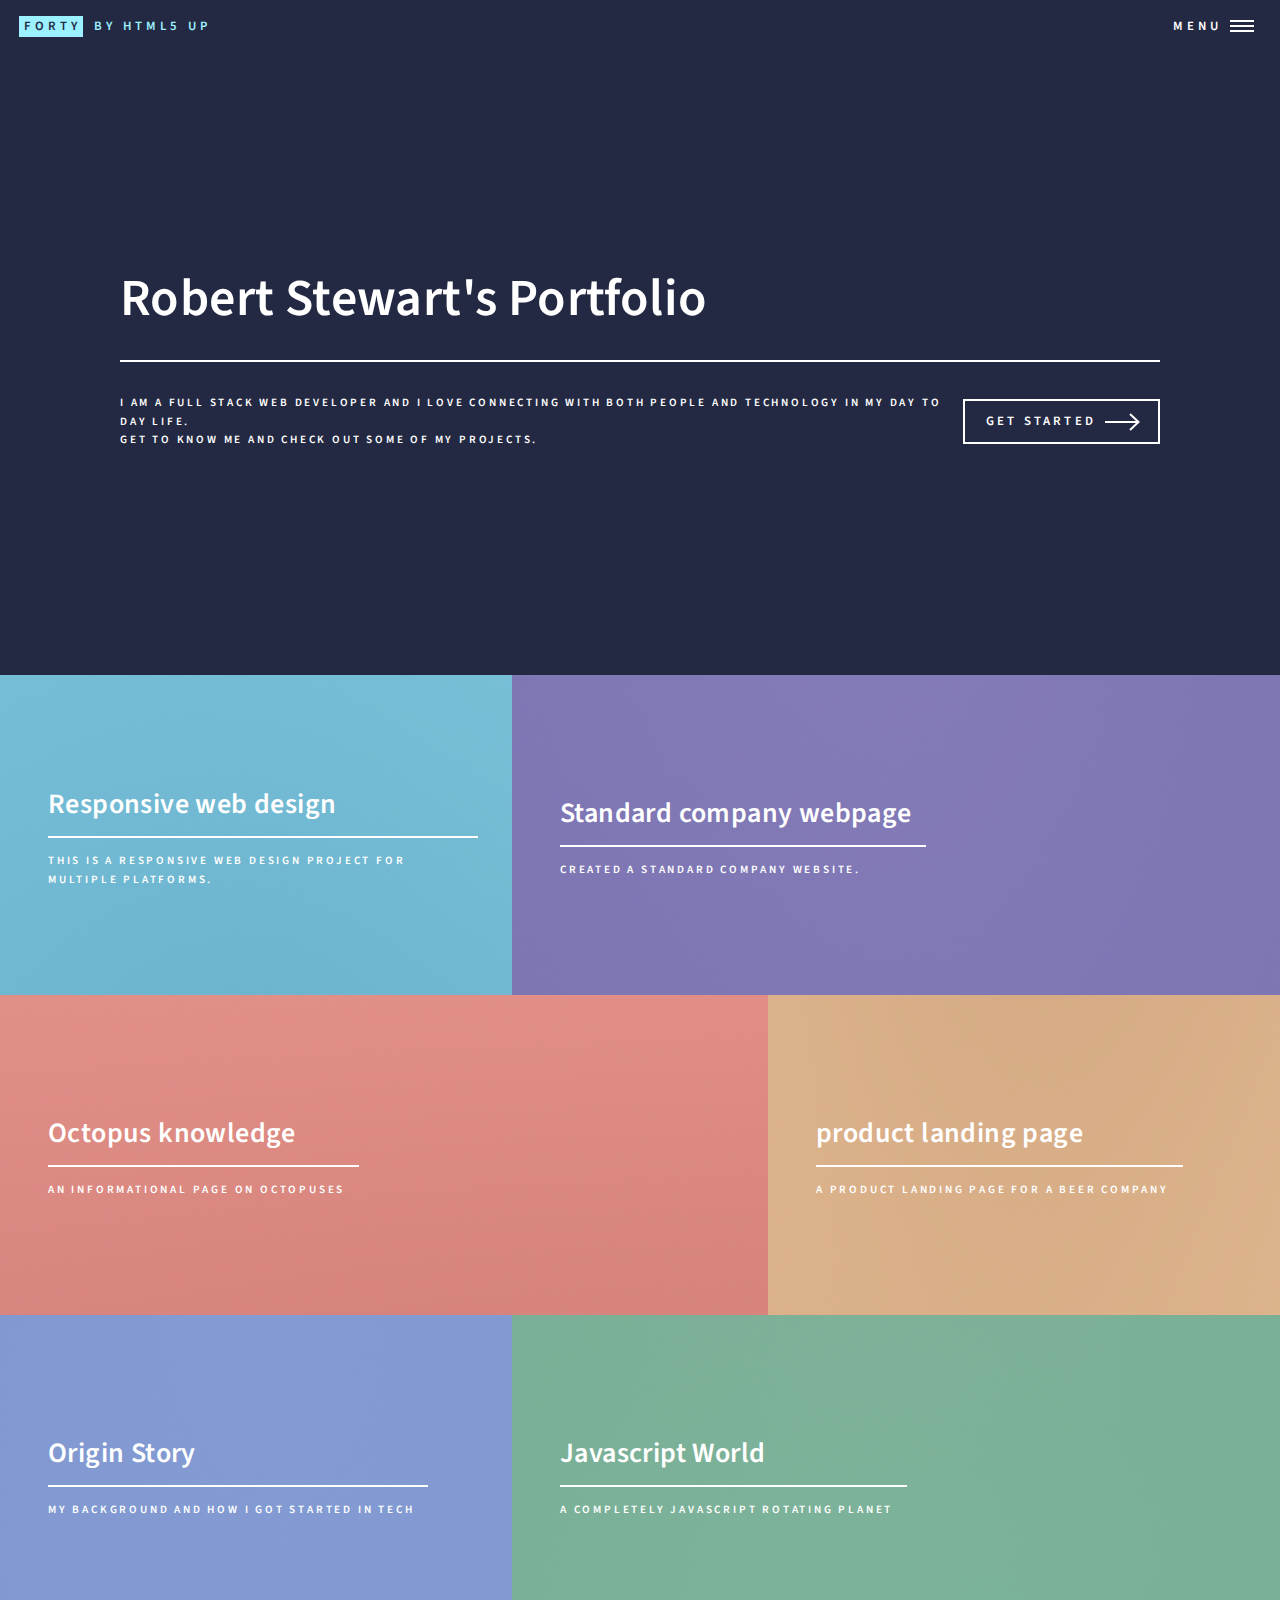
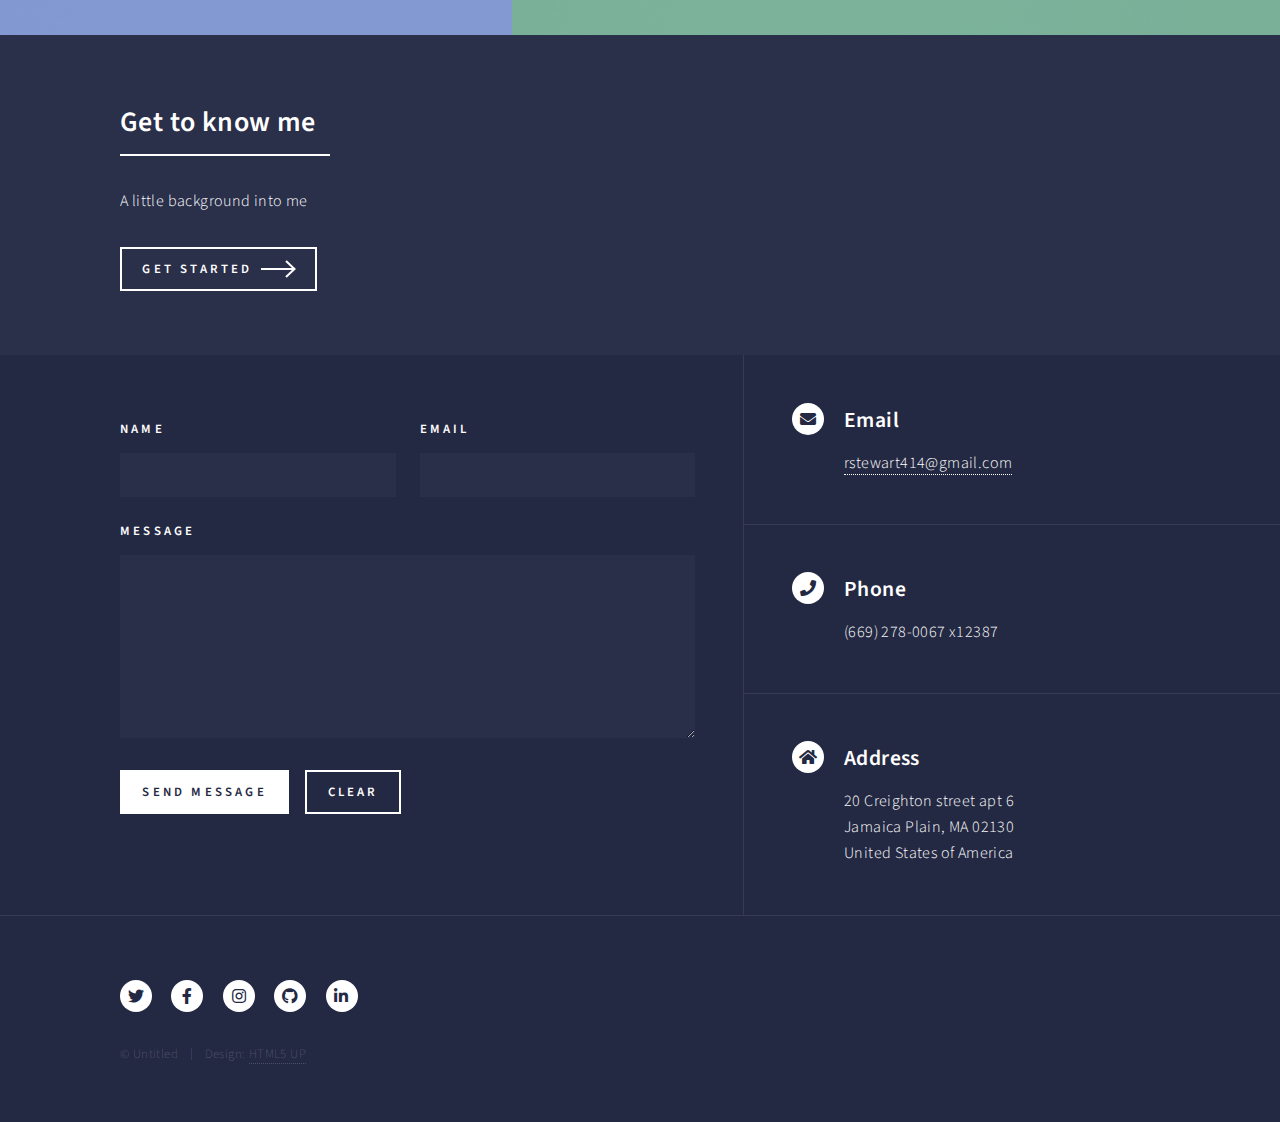
<file: index.html>
<!DOCTYPE HTML>
<!--
	Forty by HTML5 UP
	html5up.net | @ajlkn
	Free for personal and commercial use under the CCA 3.0 license (html5up.net/license)
-->
<html>
	<head>
		<title>Forty by HTML5 UP</title>
		<meta charset="utf-8" />
		<meta name="viewport" content="width=device-width, initial-scale=1, user-scalable=no" />
		<link rel="stylesheet" href="assets/css/main.css" />
		<noscript><link rel="stylesheet" href="assets/css/noscript.css" /></noscript>
	</head>
	<body class="is-preload">

		<!-- Wrapper -->
			<div id="wrapper">

				<!-- Header -->
					<header id="header" class="alt">
						<a href="index.html" class="logo"><strong>Forty</strong> <span>by HTML5 UP</span></a>
						<nav>
							<a href="#menu">Menu</a>
						</nav>
					</header>

				<!-- Menu -->
					<nav id="menu">
						<ul class="links">
							<li><a href="index.html">Home</a></li>
							<li><a href="landing.html">Landing</a></li>
							<li><a href="generic.html">Generic</a></li>
							<li><a href="elements.html">Elements</a></li>
						</ul>
						<ul class="actions stacked">
							<li><a href="#" class="button primary fit">Get Started</a></li>
							<li><a href="#" class="button fit">Log In</a></li>
						</ul>
					</nav>

				<!-- Banner -->
					<section id="banner" class="major">
						<div class="inner">
							<header class="major">
								<h1>Robert Stewart's Portfolio</h1>
							</header>
							<div class="content">
								<p>I am a full stack web developer and I love connecting with both people and Technology in my day to day life.<br />
								Get to know me and check out some of my projects.</p>
								<ul class="actions">
									<li><a href="#one" class="button next scrolly">Get Started</a></li>
								</ul>
							</div>
						</div>
					</section>

				<!-- Main -->
					<div id="main">

						<!-- One -->
							<section id="one" class="tiles">
								<article>
									<span class="image">
										<img src="images/pic01.jpg" alt="" />
									</span>
									<header class="major">
										<h3><a href="https://github.com/RobStew87/responsive-web-design-I" class="link">Responsive web design</a></h3>
										<p>This is a responsive web design project for multiple platforms. </p>
									</header>
								</article>
								<article>
									<span class="image">
										<img src="images/pic02.jpg" alt="" />
									</span>
									<header class="major">
										<h3><a href="https://codepen.io/robstew87/pen/eqVBdq" class="link">Standard company webpage</a></h3>
										<p>Created a standard company website.</p>
									</header>
								</article>
								<article>
									<span class="image">
										<img src="images/pic03.jpg" alt="" />
									</span>
									<header class="major">
										<h3><a href="https://codepen.io/robstew87/pen/zVEWmP" class="link">Octopus knowledge</a></h3>
										<p>An informational page on Octopuses</p>
									</header>
								</article>
								<article>
									<span class="image">
										<img src="images/pic04.jpg" alt="" />
									</span>
									<header class="major">
										<h3><a href="https://codepen.io/robstew87/pen/OerQXb" class="link"></a>product landing page</h3>
										<p>A product landing page for a beer company</p>
									</header>
								</article>
								<article>
									<span class="image">
										<img src="images/pic05.jpg" alt="" />
									</span>
									<header class="major">
										<h3><a href="landing.html" class="link">Origin Story</a></h3>
										<p>My background and how I got started in Tech</p>
									</header>
								</article>
								<article>
									<span class="image">
										<img src="images/pic06.jpg" alt="" />
									</span>
									<header class="major">
										<h3><a href="https://codepen.io/robstew87/pen/VNoQON" class="link">Javascript World</a></h3>
										<p>A completely javascript rotating planet</p>
									</header>
								</article>
							</section>

						<!-- Two -->
							<section id="two">
								<div class="inner">
									<header class="major">
										<h2>Get to know me</h2>
									</header>
									<p>A little background into me</p>
									<ul class="actions">
										<li><a href="landing.html" class="button next">Get Started</a></li>
									</ul>
								</div>
							</section>

					</div>

				<!-- Contact -->
					<section id="contact">
						<div class="inner">
							<section>
								<form method="post" action="#">
									<div class="fields">
										<div class="field half">
											<label for="name">Name</label>
											<input type="text" name="name" id="name" />
										</div>
										<div class="field half">
											<label for="email">Email</label>
											<input type="text" name="email" id="email" />
										</div>
										<div class="field">
											<label for="message">Message</label>
											<textarea name="message" id="message" rows="6"></textarea>
										</div>
									</div>
									<ul class="actions">
										<li><input type="submit" value="Send Message" class="primary" /></li>
										<li><input type="reset" value="Clear" /></li>
									</ul>
								</form>
							</section>
							<section class="split">
								<section>
									<div class="contact-method">
										<span class="icon solid alt fa-envelope"></span>
										<h3>Email</h3>
										<a href="mailto:rstewart414@gmail.com">rstewart414@gmail.com</a>
									</div>
								</section>
								<section>
									<div class="contact-method">
										<span class="icon solid alt fa-phone"></span>
										<h3>Phone</h3>
										<span>(669) 278-0067 x12387</span>
									</div>
								</section>
								<section>
									<div class="contact-method">
										<span class="icon solid alt fa-home"></span>
										<h3>Address</h3>
										<span>20 Creighton street apt 6<br />
										Jamaica Plain, MA 02130<br />
										United States of America</span>
									</div>
								</section>
							</section>
						</div>
					</section>

				<!-- Footer -->
					<footer id="footer">
						<div class="inner">
							<ul class="icons">
								<li><a href="https://twitter.com/robstew87" class="icon brands alt fa-twitter"><span class="label">Twitter</span></a></li>
								<li><a href="https://www.facebook.com/robert.stewart.37853" class="icon brands alt fa-facebook-f"><span class="label">Facebook</span></a></li>
								<li><a href="https://www.instagram.com/robstew87/" class="icon brands alt fa-instagram"><span class="label">Instagram</span></a></li>
								<li><a href="https://github.com/RobStew87" class="icon brands alt fa-github"><span class="label">GitHub</span></a></li>
								<li><a href="https://www.linkedin.com/in/robert-stewart-246293163/" class="icon brands alt fa-linkedin-in"><span class="label">LinkedIn</span></a></li>
							</ul>
							<ul class="copyright">
								<li>&copy; Untitled</li><li>Design: <a href="https://html5up.net">HTML5 UP</a></li>
							</ul>
						</div>
					</footer>

			</div>

		<!-- Scripts -->
			<script src="assets/js/jquery.min.js"></script>
			<script src="assets/js/jquery.scrolly.min.js"></script>
			<script src="assets/js/jquery.scrollex.min.js"></script>
			<script src="assets/js/browser.min.js"></script>
			<script src="assets/js/breakpoints.min.js"></script>
			<script src="assets/js/util.js"></script>
			<script src="assets/js/main.js"></script>

	</body>
</html>
</file>
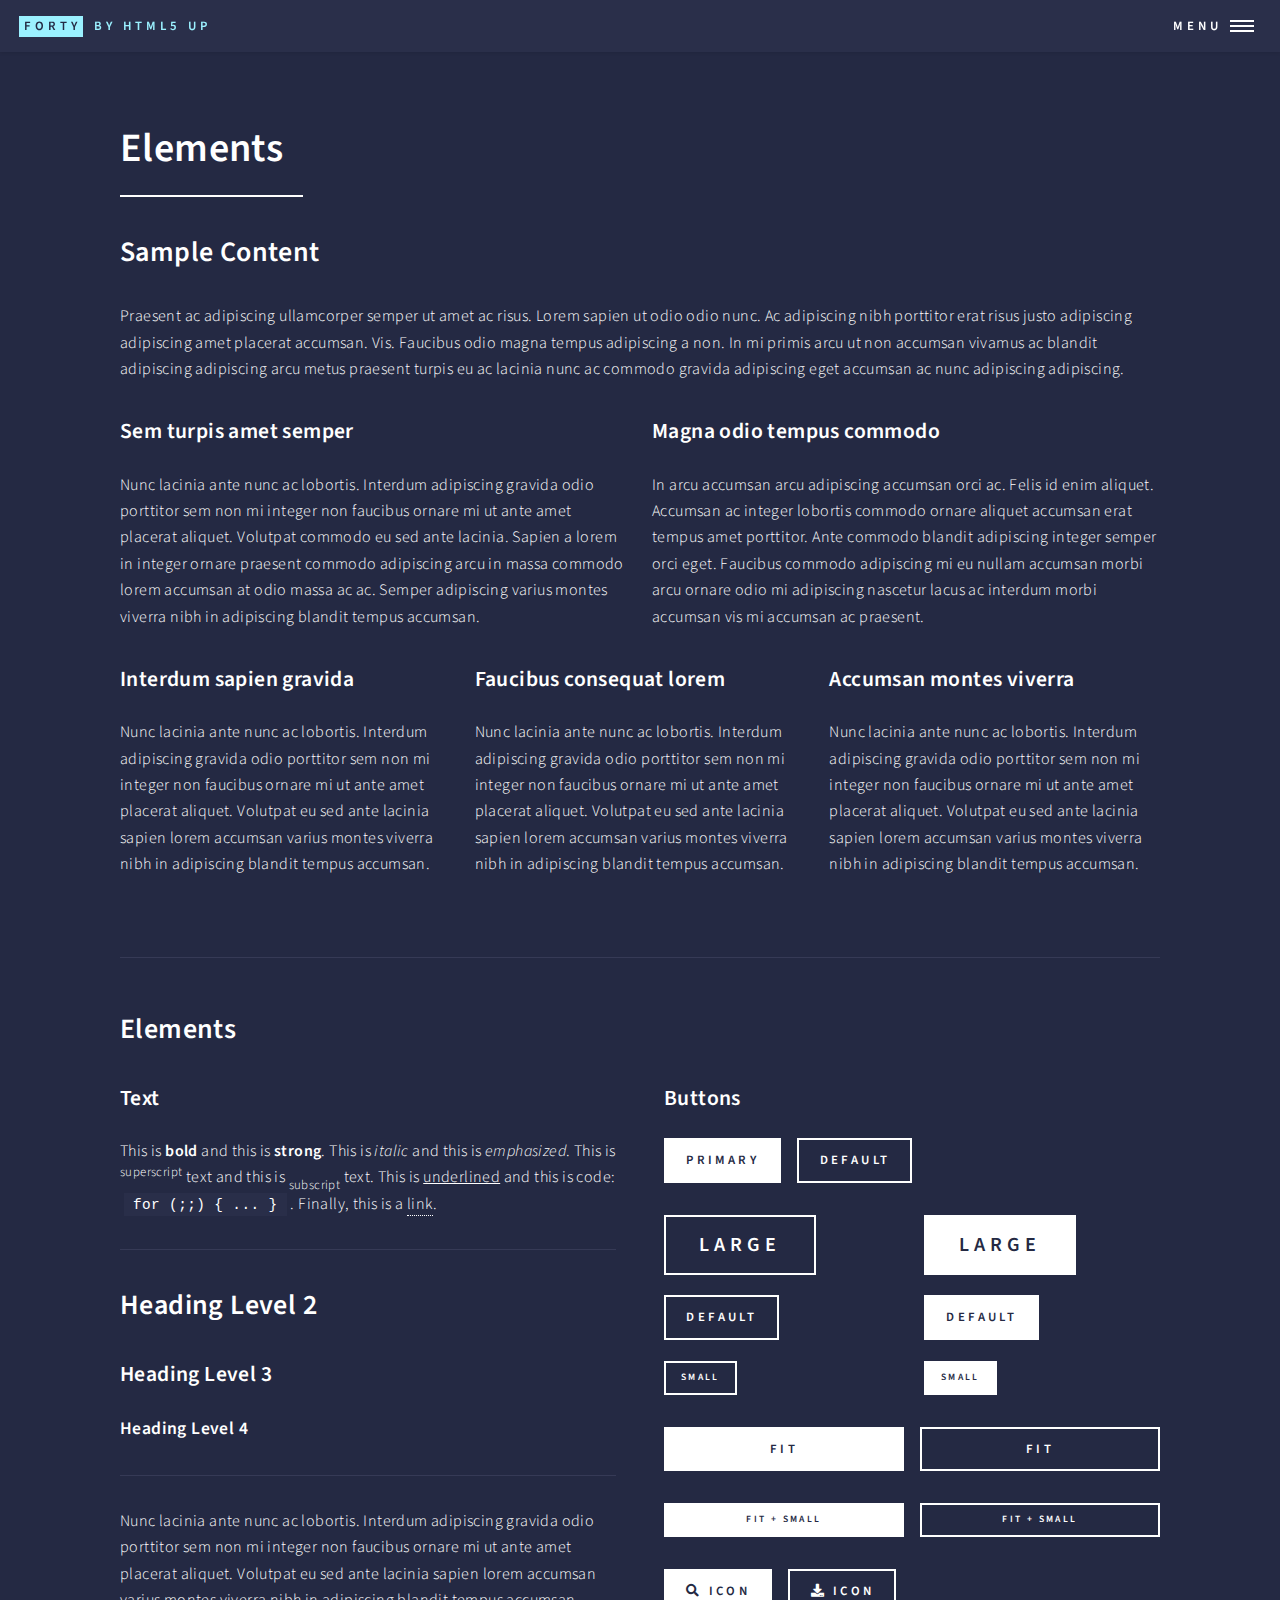
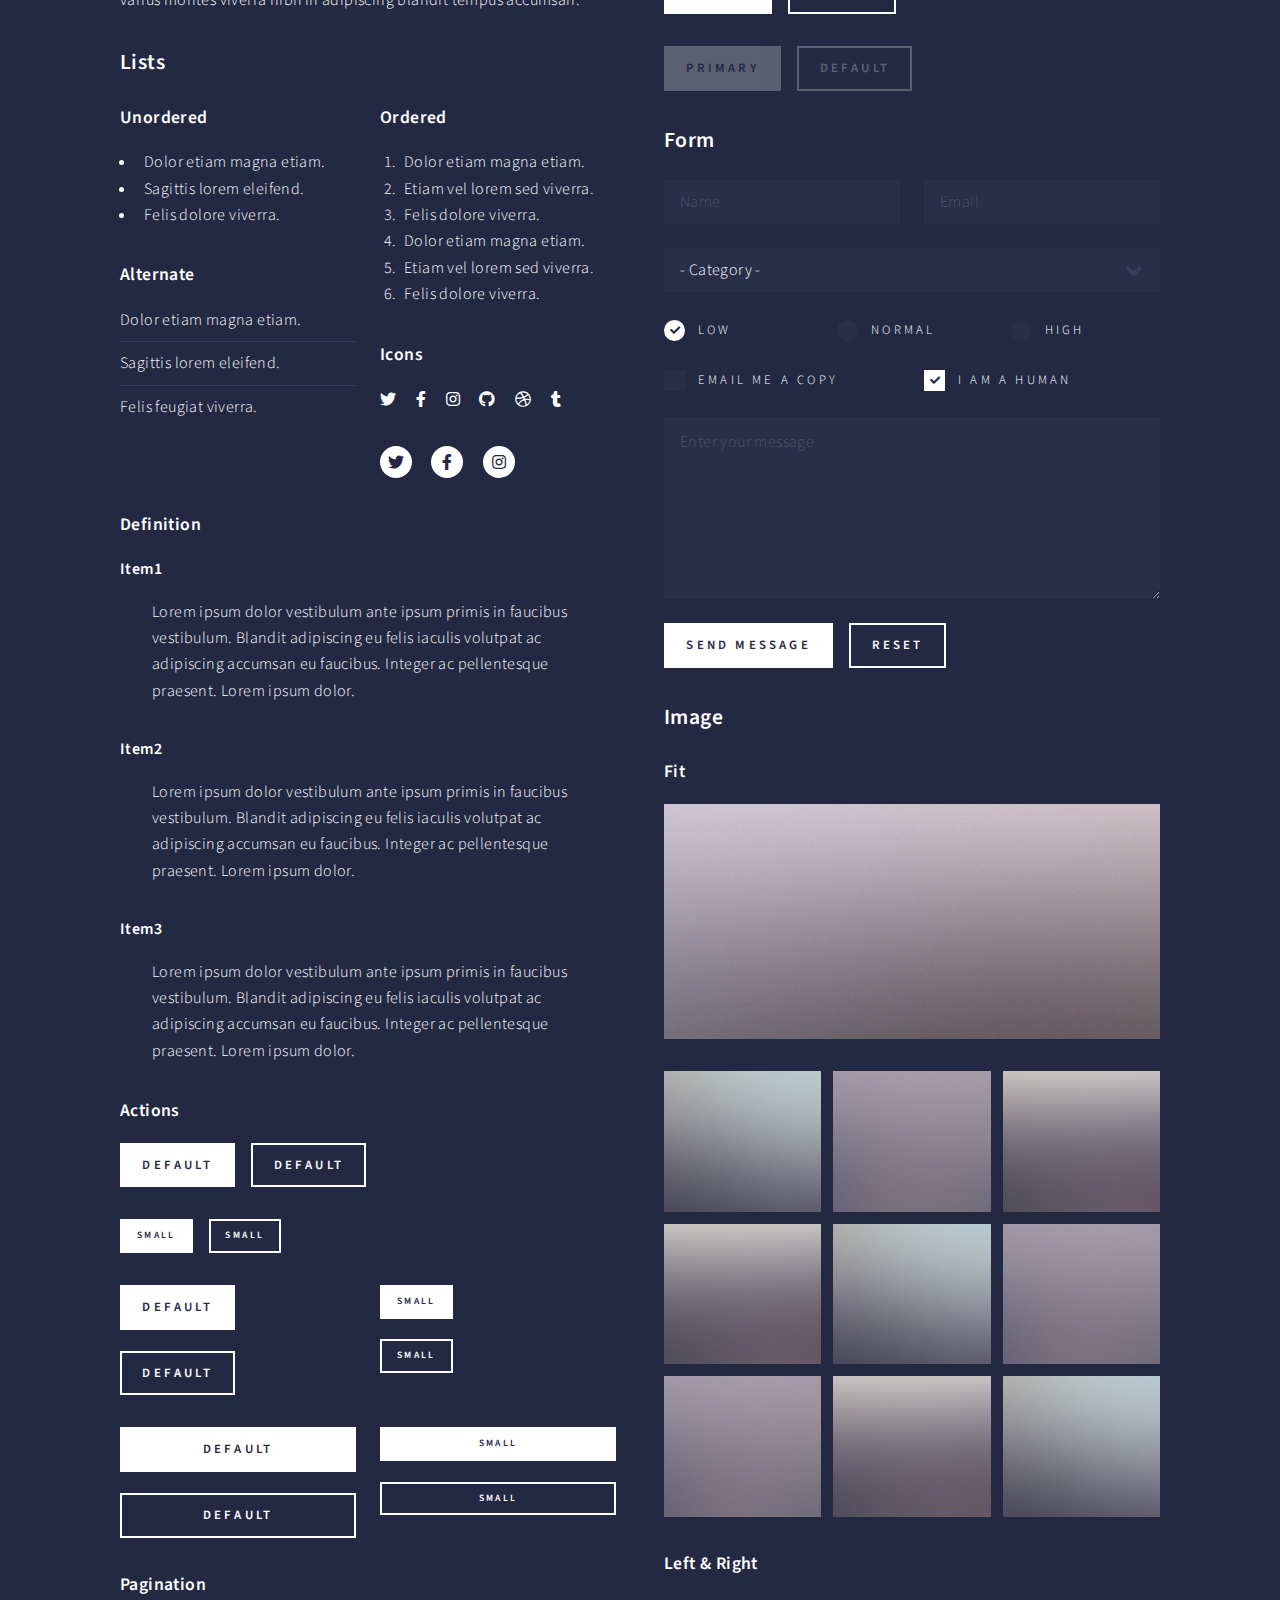
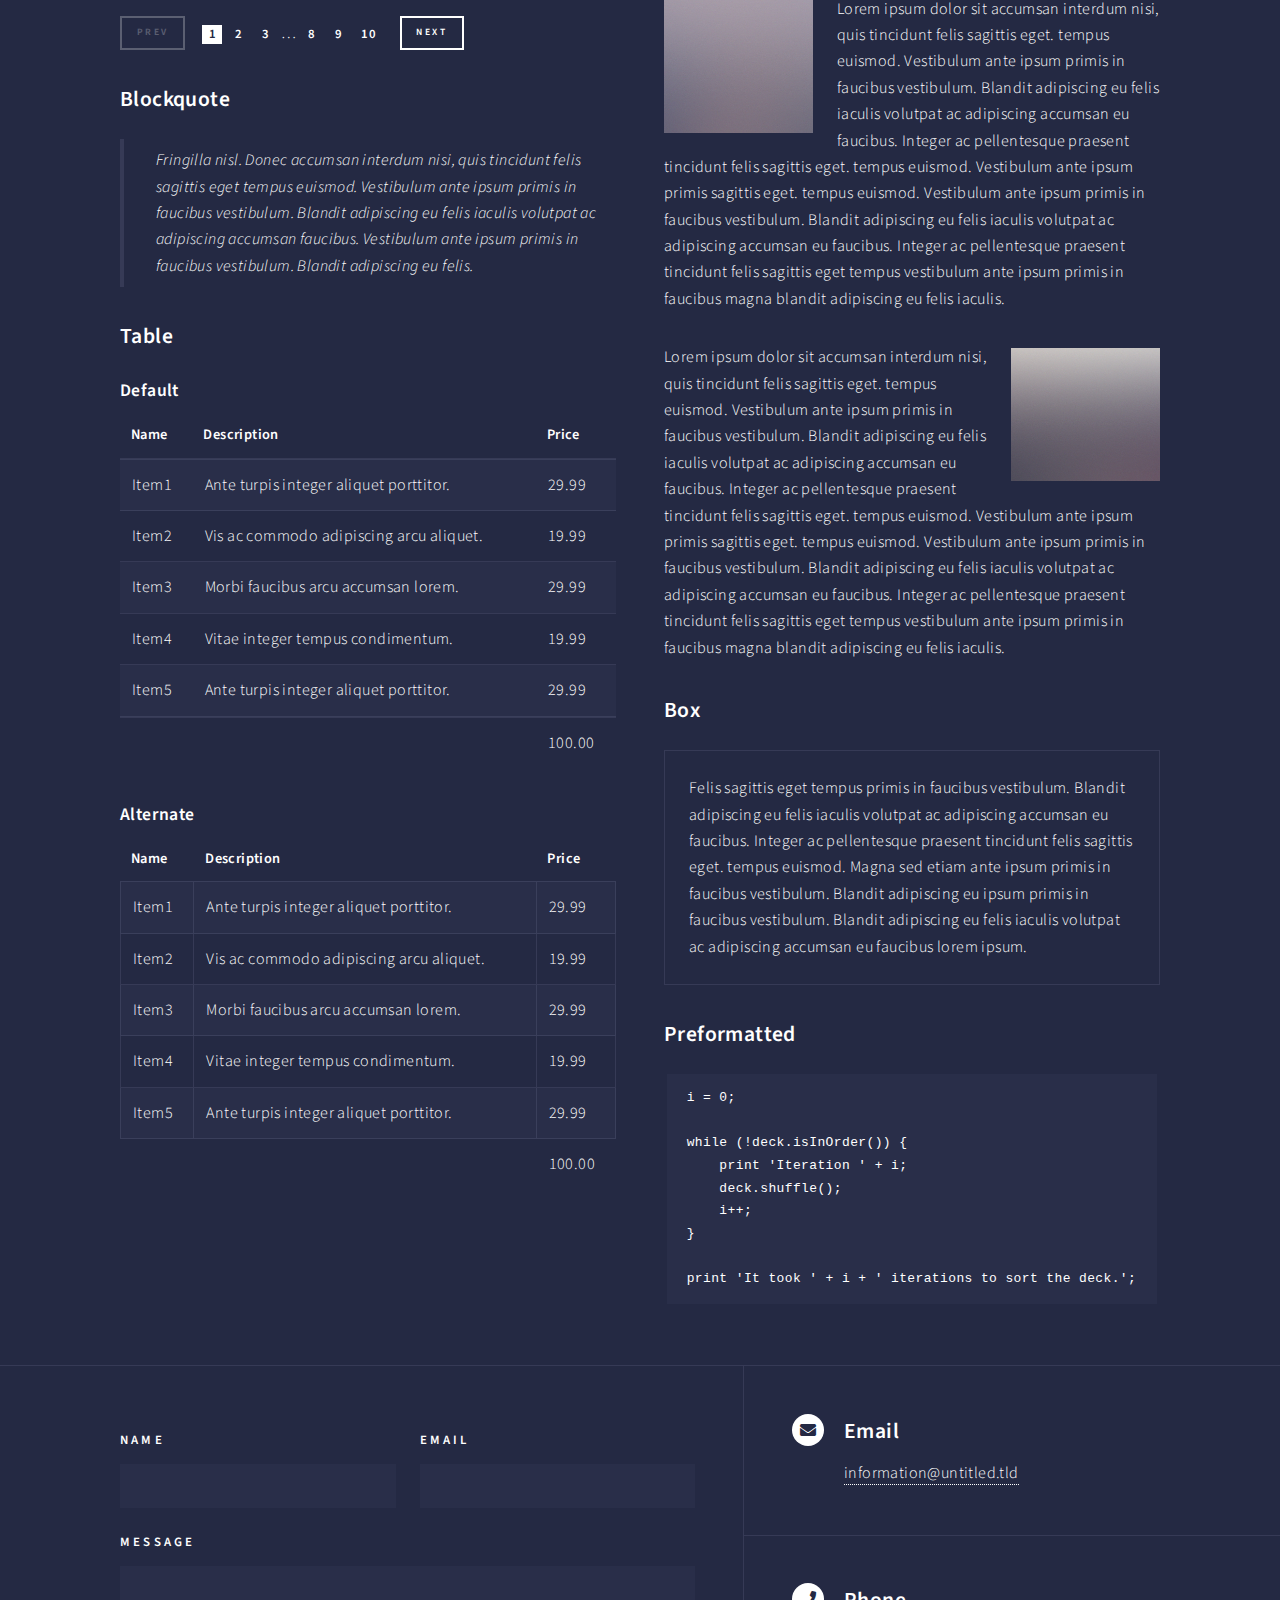
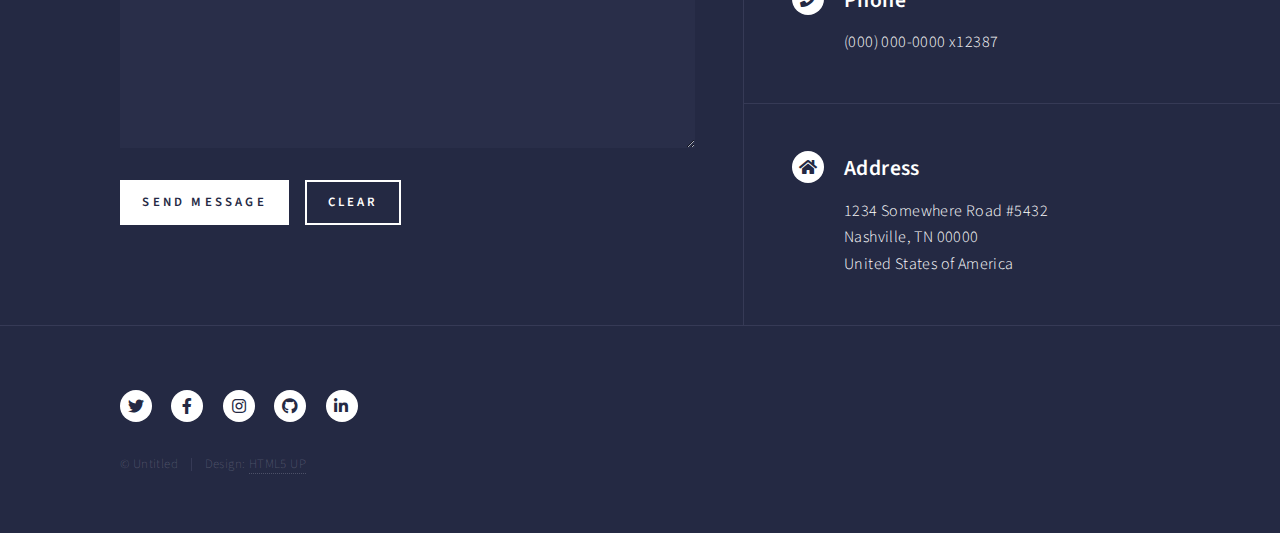
<file: elements.html>
<!DOCTYPE HTML>
<!--
	Forty by HTML5 UP
	html5up.net | @ajlkn
	Free for personal and commercial use under the CCA 3.0 license (html5up.net/license)
-->
<html>
	<head>
		<title>Elements - Forty by HTML5 UP</title>
		<meta charset="utf-8" />
		<meta name="viewport" content="width=device-width, initial-scale=1, user-scalable=no" />
		<link rel="stylesheet" href="assets/css/main.css" />
		<noscript><link rel="stylesheet" href="assets/css/noscript.css" /></noscript>
	</head>
	<body class="is-preload">

		<!-- Wrapper -->
			<div id="wrapper">

				<!-- Header -->
					<header id="header">
						<a href="index.html" class="logo"><strong>Forty</strong> <span>by HTML5 UP</span></a>
						<nav>
							<a href="#menu">Menu</a>
						</nav>
					</header>

				<!-- Menu -->
					<nav id="menu">
						<ul class="links">
							<li><a href="index.html">Home</a></li>
							<li><a href="landing.html">Landing</a></li>
							<li><a href="generic.html">Generic</a></li>
							<li><a href="elements.html">Elements</a></li>
						</ul>
						<ul class="actions stacked">
							<li><a href="#" class="button primary fit">Get Started</a></li>
							<li><a href="#" class="button fit">Log In</a></li>
						</ul>
					</nav>

				<!-- Main -->
					<div id="main" class="alt">

						<!-- One -->
							<section id="one">
								<div class="inner">
									<header class="major">
										<h1>Elements</h1>
									</header>

									<!-- Content -->
										<h2 id="content">Sample Content</h2>
										<p>Praesent ac adipiscing ullamcorper semper ut amet ac risus. Lorem sapien ut odio odio nunc. Ac adipiscing nibh porttitor erat risus justo adipiscing adipiscing amet placerat accumsan. Vis. Faucibus odio magna tempus adipiscing a non. In mi primis arcu ut non accumsan vivamus ac blandit adipiscing adipiscing arcu metus praesent turpis eu ac lacinia nunc ac commodo gravida adipiscing eget accumsan ac nunc adipiscing adipiscing.</p>
										<div class="row">
											<div class="col-6 col-12-small">
												<h3>Sem turpis amet semper</h3>
												<p>Nunc lacinia ante nunc ac lobortis. Interdum adipiscing gravida odio porttitor sem non mi integer non faucibus ornare mi ut ante amet placerat aliquet. Volutpat commodo eu sed ante lacinia. Sapien a lorem in integer ornare praesent commodo adipiscing arcu in massa commodo lorem accumsan at odio massa ac ac. Semper adipiscing varius montes viverra nibh in adipiscing blandit tempus accumsan.</p>
											</div>
											<div class="col-6 col-12-small">
												<h3>Magna odio tempus commodo</h3>
												<p>In arcu accumsan arcu adipiscing accumsan orci ac. Felis id enim aliquet. Accumsan ac integer lobortis commodo ornare aliquet accumsan erat tempus amet porttitor. Ante commodo blandit adipiscing integer semper orci eget. Faucibus commodo adipiscing mi eu nullam accumsan morbi arcu ornare odio mi adipiscing nascetur lacus ac interdum morbi accumsan vis mi accumsan ac praesent.</p>
											</div>
											<!-- Break -->
											<div class="col-4 col-12-medium">
												<h3>Interdum sapien gravida</h3>
												<p>Nunc lacinia ante nunc ac lobortis. Interdum adipiscing gravida odio porttitor sem non mi integer non faucibus ornare mi ut ante amet placerat aliquet. Volutpat eu sed ante lacinia sapien lorem accumsan varius montes viverra nibh in adipiscing blandit tempus accumsan.</p>
											</div>
											<div class="col-4 col-12-medium">
												<h3>Faucibus consequat lorem</h3>
												<p>Nunc lacinia ante nunc ac lobortis. Interdum adipiscing gravida odio porttitor sem non mi integer non faucibus ornare mi ut ante amet placerat aliquet. Volutpat eu sed ante lacinia sapien lorem accumsan varius montes viverra nibh in adipiscing blandit tempus accumsan.</p>
											</div>
											<div class="col-4 col-12-medium">
												<h3>Accumsan montes viverra</h3>
												<p>Nunc lacinia ante nunc ac lobortis. Interdum adipiscing gravida odio porttitor sem non mi integer non faucibus ornare mi ut ante amet placerat aliquet. Volutpat eu sed ante lacinia sapien lorem accumsan varius montes viverra nibh in adipiscing blandit tempus accumsan.</p>
											</div>
										</div>

									<hr class="major" />

									<!-- Elements -->
										<h2 id="elements">Elements</h2>
										<div class="row gtr-200">
											<div class="col-6 col-12-medium">

												<!-- Text stuff -->
													<h3>Text</h3>
													<p>This is <b>bold</b> and this is <strong>strong</strong>. This is <i>italic</i> and this is <em>emphasized</em>.
													This is <sup>superscript</sup> text and this is <sub>subscript</sub> text.
													This is <u>underlined</u> and this is code: <code>for (;;) { ... }</code>.
													Finally, this is a <a href="#">link</a>.</p>
													<hr />
													<h2>Heading Level 2</h2>
													<h3>Heading Level 3</h3>
													<h4>Heading Level 4</h4>
													<hr />
													<p>Nunc lacinia ante nunc ac lobortis. Interdum adipiscing gravida odio porttitor sem non mi integer non faucibus ornare mi ut ante amet placerat aliquet. Volutpat eu sed ante lacinia sapien lorem accumsan varius montes viverra nibh in adipiscing blandit tempus accumsan.</p>

												<!-- Lists -->
													<h3>Lists</h3>
													<div class="row">
														<div class="col-6 col-12-small">

															<h4>Unordered</h4>
															<ul>
																<li>Dolor etiam magna etiam.</li>
																<li>Sagittis lorem eleifend.</li>
																<li>Felis dolore viverra.</li>
															</ul>

															<h4>Alternate</h4>
															<ul class="alt">
																<li>Dolor etiam magna etiam.</li>
																<li>Sagittis lorem eleifend.</li>
																<li>Felis feugiat viverra.</li>
															</ul>

														</div>
														<div class="col-6 col-12-small">

															<h4>Ordered</h4>
															<ol>
																<li>Dolor etiam magna etiam.</li>
																<li>Etiam vel lorem sed viverra.</li>
																<li>Felis dolore viverra.</li>
																<li>Dolor etiam magna etiam.</li>
																<li>Etiam vel lorem sed viverra.</li>
																<li>Felis dolore viverra.</li>
															</ol>

															<h4>Icons</h4>
															<ul class="icons">
																<li><a href="#" class="icon brands fa-twitter"><span class="label">Twitter</span></a></li>
																<li><a href="#" class="icon brands fa-facebook-f"><span class="label">Facebook</span></a></li>
																<li><a href="#" class="icon brands fa-instagram"><span class="label">Instagram</span></a></li>
																<li><a href="#" class="icon brands fa-github"><span class="label">Github</span></a></li>
																<li><a href="#" class="icon brands fa-dribbble"><span class="label">Dribbble</span></a></li>
																<li><a href="#" class="icon brands fa-tumblr"><span class="label">Tumblr</span></a></li>
															</ul>
															<ul class="icons">
																<li><a href="#" class="icon brands alt fa-twitter"><span class="label">Twitter</span></a></li>
																<li><a href="#" class="icon brands alt fa-facebook-f"><span class="label">Facebook</span></a></li>
																<li><a href="#" class="icon brands alt fa-instagram"><span class="label">Instagram</span></a></li>
															</ul>

														</div>
													</div>
													<h4>Definition</h4>
													<dl>
														<dt>Item1</dt>
														<dd>
															<p>Lorem ipsum dolor vestibulum ante ipsum primis in faucibus vestibulum. Blandit adipiscing eu felis iaculis volutpat ac adipiscing accumsan eu faucibus. Integer ac pellentesque praesent. Lorem ipsum dolor.</p>
														</dd>
														<dt>Item2</dt>
														<dd>
															<p>Lorem ipsum dolor vestibulum ante ipsum primis in faucibus vestibulum. Blandit adipiscing eu felis iaculis volutpat ac adipiscing accumsan eu faucibus. Integer ac pellentesque praesent. Lorem ipsum dolor.</p>
														</dd>
														<dt>Item3</dt>
														<dd>
															<p>Lorem ipsum dolor vestibulum ante ipsum primis in faucibus vestibulum. Blandit adipiscing eu felis iaculis volutpat ac adipiscing accumsan eu faucibus. Integer ac pellentesque praesent. Lorem ipsum dolor.</p>
														</dd>
													</dl>

													<h4>Actions</h4>
													<ul class="actions">
														<li><a href="#" class="button primary">Default</a></li>
														<li><a href="#" class="button">Default</a></li>
													</ul>
													<ul class="actions small">
														<li><a href="#" class="button primary small">Small</a></li>
														<li><a href="#" class="button small">Small</a></li>
													</ul>
													<div class="row">
														<div class="col-6 col-12-small">
															<ul class="actions stacked">
																<li><a href="#" class="button primary">Default</a></li>
																<li><a href="#" class="button">Default</a></li>
															</ul>
														</div>
														<div class="col-6 col-12-small">
															<ul class="actions stacked">
																<li><a href="#" class="button primary small">Small</a></li>
																<li><a href="#" class="button small">Small</a></li>
															</ul>
														</div>
														<div class="col-6 col-12-small">
															<ul class="actions stacked">
																<li><a href="#" class="button primary fit">Default</a></li>
																<li><a href="#" class="button fit">Default</a></li>
															</ul>
														</div>
														<div class="col-6 col-12-small">
															<ul class="actions stacked">
																<li><a href="#" class="button primary small fit">Small</a></li>
																<li><a href="#" class="button small fit">Small</a></li>
															</ul>
														</div>
													</div>

													<h4>Pagination</h4>
													<ul class="pagination">
														<li><span class="button small disabled">Prev</span></li>
														<li><a href="#" class="page active">1</a></li>
														<li><a href="#" class="page">2</a></li>
														<li><a href="#" class="page">3</a></li>
														<li><span>&hellip;</span></li>
														<li><a href="#" class="page">8</a></li>
														<li><a href="#" class="page">9</a></li>
														<li><a href="#" class="page">10</a></li>
														<li><a href="#" class="button small">Next</a></li>
													</ul>

												<!-- Blockquote -->
													<h3>Blockquote</h3>
													<blockquote>Fringilla nisl. Donec accumsan interdum nisi, quis tincidunt felis sagittis eget tempus euismod. Vestibulum ante ipsum primis in faucibus vestibulum. Blandit adipiscing eu felis iaculis volutpat ac adipiscing accumsan faucibus. Vestibulum ante ipsum primis in faucibus vestibulum. Blandit adipiscing eu felis.</blockquote>

												<!-- Table -->
													<h3>Table</h3>

													<h4>Default</h4>
													<div class="table-wrapper">
														<table>
															<thead>
																<tr>
																	<th>Name</th>
																	<th>Description</th>
																	<th>Price</th>
																</tr>
															</thead>
															<tbody>
																<tr>
																	<td>Item1</td>
																	<td>Ante turpis integer aliquet porttitor.</td>
																	<td>29.99</td>
																</tr>
																<tr>
																	<td>Item2</td>
																	<td>Vis ac commodo adipiscing arcu aliquet.</td>
																	<td>19.99</td>
																</tr>
																<tr>
																	<td>Item3</td>
																	<td> Morbi faucibus arcu accumsan lorem.</td>
																	<td>29.99</td>
																</tr>
																<tr>
																	<td>Item4</td>
																	<td>Vitae integer tempus condimentum.</td>
																	<td>19.99</td>
																</tr>
																<tr>
																	<td>Item5</td>
																	<td>Ante turpis integer aliquet porttitor.</td>
																	<td>29.99</td>
																</tr>
															</tbody>
															<tfoot>
																<tr>
																	<td colspan="2"></td>
																	<td>100.00</td>
																</tr>
															</tfoot>
														</table>
													</div>

													<h4>Alternate</h4>
													<div class="table-wrapper">
														<table class="alt">
															<thead>
																<tr>
																	<th>Name</th>
																	<th>Description</th>
																	<th>Price</th>
																</tr>
															</thead>
															<tbody>
																<tr>
																	<td>Item1</td>
																	<td>Ante turpis integer aliquet porttitor.</td>
																	<td>29.99</td>
																</tr>
																<tr>
																	<td>Item2</td>
																	<td>Vis ac commodo adipiscing arcu aliquet.</td>
																	<td>19.99</td>
																</tr>
																<tr>
																	<td>Item3</td>
																	<td> Morbi faucibus arcu accumsan lorem.</td>
																	<td>29.99</td>
																</tr>
																<tr>
																	<td>Item4</td>
																	<td>Vitae integer tempus condimentum.</td>
																	<td>19.99</td>
																</tr>
																<tr>
																	<td>Item5</td>
																	<td>Ante turpis integer aliquet porttitor.</td>
																	<td>29.99</td>
																</tr>
															</tbody>
															<tfoot>
																<tr>
																	<td colspan="2"></td>
																	<td>100.00</td>
																</tr>
															</tfoot>
														</table>
													</div>

											</div>
											<div class="col-6 col-12-medium">

												<!-- Buttons -->
													<h3>Buttons</h3>
													<ul class="actions">
														<li><a href="#" class="button primary">Primary</a></li>
														<li><a href="#" class="button">Default</a></li>
													</ul>
													<div class="row">
														<div class="col-6 col-12-xsmall">
															<ul class="actions stacked">
																<li><a href="#" class="button large">Large</a></li>
																<li><a href="#" class="button">Default</a></li>
																<li><a href="#" class="button small">Small</a></li>
															</ul>
														</div>
														<div class="col-6 col-12-xsmall">
															<ul class="actions stacked">
																<li><a href="#" class="button primary large">Large</a></li>
																<li><a href="#" class="button primary">Default</a></li>
																<li><a href="#" class="button primary small">Small</a></li>
															</ul>
														</div>
													</div>
													<ul class="actions fit">
														<li><a href="#" class="button primary fit">Fit</a></li>
														<li><a href="#" class="button fit">Fit</a></li>
													</ul>
													<ul class="actions fit small">
														<li><a href="#" class="button primary fit small">Fit + Small</a></li>
														<li><a href="#" class="button fit small">Fit + Small</a></li>
													</ul>
													<ul class="actions">
														<li><a href="#" class="button primary icon solid fa-search">Icon</a></li>
														<li><a href="#" class="button icon solid fa-download">Icon</a></li>
													</ul>
													<ul class="actions">
														<li><span class="button primary disabled">Primary</span></li>
														<li><span class="button disabled">Default</span></li>
													</ul>

												<!-- Form -->
													<h3>Form</h3>

													<form method="post" action="#">
														<div class="row gtr-uniform">
															<div class="col-6 col-12-xsmall">
																<input type="text" name="demo-name" id="demo-name" value="" placeholder="Name" />
															</div>
															<div class="col-6 col-12-xsmall">
																<input type="email" name="demo-email" id="demo-email" value="" placeholder="Email" />
															</div>
															<!-- Break -->
															<div class="col-12">
																<select name="demo-category" id="demo-category">
																	<option value="">- Category -</option>
																	<option value="1">Manufacturing</option>
																	<option value="1">Shipping</option>
																	<option value="1">Administration</option>
																	<option value="1">Human Resources</option>
																</select>
															</div>
															<!-- Break -->
															<div class="col-4 col-12-small">
																<input type="radio" id="demo-priority-low" name="demo-priority" checked>
																<label for="demo-priority-low">Low</label>
															</div>
															<div class="col-4 col-12-small">
																<input type="radio" id="demo-priority-normal" name="demo-priority">
																<label for="demo-priority-normal">Normal</label>
															</div>
															<div class="col-4 col-12-small">
																<input type="radio" id="demo-priority-high" name="demo-priority">
																<label for="demo-priority-high">High</label>
															</div>
															<!-- Break -->
															<div class="col-6 col-12-small">
																<input type="checkbox" id="demo-copy" name="demo-copy">
																<label for="demo-copy">Email me a copy</label>
															</div>
															<div class="col-6 col-12-small">
																<input type="checkbox" id="demo-human" name="demo-human" checked>
																<label for="demo-human">I am a human</label>
															</div>
															<!-- Break -->
															<div class="col-12">
																<textarea name="demo-message" id="demo-message" placeholder="Enter your message" rows="6"></textarea>
															</div>
															<!-- Break -->
															<div class="col-12">
																<ul class="actions">
																	<li><input type="submit" value="Send Message" class="primary" /></li>
																	<li><input type="reset" value="Reset" /></li>
																</ul>
															</div>
														</div>
													</form>

												<!-- Image -->
													<h3>Image</h3>

													<h4>Fit</h4>
													<span class="image fit"><img src="images/pic03.jpg" alt="" /></span>
													<div class="box alt">
														<div class="row gtr-50 gtr-uniform">
															<div class="col-4"><span class="image fit"><img src="images/pic08.jpg" alt="" /></span></div>
															<div class="col-4"><span class="image fit"><img src="images/pic09.jpg" alt="" /></span></div>
															<div class="col-4"><span class="image fit"><img src="images/pic10.jpg" alt="" /></span></div>
															<!-- Break -->
															<div class="col-4"><span class="image fit"><img src="images/pic10.jpg" alt="" /></span></div>
															<div class="col-4"><span class="image fit"><img src="images/pic08.jpg" alt="" /></span></div>
															<div class="col-4"><span class="image fit"><img src="images/pic09.jpg" alt="" /></span></div>
															<!-- Break -->
															<div class="col-4"><span class="image fit"><img src="images/pic09.jpg" alt="" /></span></div>
															<div class="col-4"><span class="image fit"><img src="images/pic10.jpg" alt="" /></span></div>
															<div class="col-4"><span class="image fit"><img src="images/pic08.jpg" alt="" /></span></div>
														</div>
													</div>

													<h4>Left &amp; Right</h4>
													<p><span class="image left"><img src="images/pic09.jpg" alt="" /></span>Lorem ipsum dolor sit accumsan interdum nisi, quis tincidunt felis sagittis eget. tempus euismod. Vestibulum ante ipsum primis in faucibus vestibulum. Blandit adipiscing eu felis iaculis volutpat ac adipiscing accumsan eu faucibus. Integer ac pellentesque praesent tincidunt felis sagittis eget. tempus euismod. Vestibulum ante ipsum primis sagittis eget. tempus euismod. Vestibulum ante ipsum primis in faucibus vestibulum. Blandit adipiscing eu felis iaculis volutpat ac adipiscing accumsan eu faucibus. Integer ac pellentesque praesent tincidunt felis sagittis eget tempus vestibulum ante ipsum primis in faucibus magna blandit adipiscing eu felis iaculis.</p>
													<p><span class="image right"><img src="images/pic10.jpg" alt="" /></span>Lorem ipsum dolor sit accumsan interdum nisi, quis tincidunt felis sagittis eget. tempus euismod. Vestibulum ante ipsum primis in faucibus vestibulum. Blandit adipiscing eu felis iaculis volutpat ac adipiscing accumsan eu faucibus. Integer ac pellentesque praesent tincidunt felis sagittis eget. tempus euismod. Vestibulum ante ipsum primis sagittis eget. tempus euismod. Vestibulum ante ipsum primis in faucibus vestibulum. Blandit adipiscing eu felis iaculis volutpat ac adipiscing accumsan eu faucibus. Integer ac pellentesque praesent tincidunt felis sagittis eget tempus vestibulum ante ipsum primis in faucibus magna blandit adipiscing eu felis iaculis.</p>

												<!-- Box -->
													<h3>Box</h3>
													<div class="box">
														<p>Felis sagittis eget tempus primis in faucibus vestibulum. Blandit adipiscing eu felis iaculis volutpat ac adipiscing accumsan eu faucibus. Integer ac pellentesque praesent tincidunt felis sagittis eget. tempus euismod. Magna sed etiam ante ipsum primis in faucibus vestibulum. Blandit adipiscing eu ipsum primis in faucibus vestibulum. Blandit adipiscing eu felis iaculis volutpat ac adipiscing accumsan eu faucibus lorem ipsum.</p>
													</div>

												<!-- Preformatted Code -->
													<h3>Preformatted</h3>
													<pre><code>i = 0;

while (!deck.isInOrder()) {
    print 'Iteration ' + i;
    deck.shuffle();
    i++;
}

print 'It took ' + i + ' iterations to sort the deck.';
</code></pre>

											</div>
										</div>

								</div>
							</section>

					</div>

				<!-- Contact -->
					<section id="contact">
						<div class="inner">
							<section>
								<form method="post" action="#">
									<div class="fields">
										<div class="field half">
											<label for="name">Name</label>
											<input type="text" name="name" id="name" />
										</div>
										<div class="field half">
											<label for="email">Email</label>
											<input type="text" name="email" id="email" />
										</div>
										<div class="field">
											<label for="message">Message</label>
											<textarea name="message" id="message" rows="6"></textarea>
										</div>
									</div>
									<ul class="actions">
										<li><input type="submit" value="Send Message" class="primary" /></li>
										<li><input type="reset" value="Clear" /></li>
									</ul>
								</form>
							</section>
							<section class="split">
								<section>
									<div class="contact-method">
										<span class="icon solid alt fa-envelope"></span>
										<h3>Email</h3>
										<a href="#">information@untitled.tld</a>
									</div>
								</section>
								<section>
									<div class="contact-method">
										<span class="icon solid alt fa-phone"></span>
										<h3>Phone</h3>
										<span>(000) 000-0000 x12387</span>
									</div>
								</section>
								<section>
									<div class="contact-method">
										<span class="icon solid alt fa-home"></span>
										<h3>Address</h3>
										<span>1234 Somewhere Road #5432<br />
										Nashville, TN 00000<br />
										United States of America</span>
									</div>
								</section>
							</section>
						</div>
					</section>

				<!-- Footer -->
					<footer id="footer">
						<div class="inner">
							<ul class="icons">
								<li><a href="#" class="icon brands alt fa-twitter"><span class="label">Twitter</span></a></li>
								<li><a href="#" class="icon brands alt fa-facebook-f"><span class="label">Facebook</span></a></li>
								<li><a href="#" class="icon brands alt fa-instagram"><span class="label">Instagram</span></a></li>
								<li><a href="#" class="icon brands alt fa-github"><span class="label">GitHub</span></a></li>
								<li><a href="#" class="icon brands alt fa-linkedin-in"><span class="label">LinkedIn</span></a></li>
							</ul>
							<ul class="copyright">
								<li>&copy; Untitled</li><li>Design: <a href="https://html5up.net">HTML5 UP</a></li>
							</ul>
						</div>
					</footer>

			</div>

		<!-- Scripts -->
			<script src="assets/js/jquery.min.js"></script>
			<script src="assets/js/jquery.scrolly.min.js"></script>
			<script src="assets/js/jquery.scrollex.min.js"></script>
			<script src="assets/js/browser.min.js"></script>
			<script src="assets/js/breakpoints.min.js"></script>
			<script src="assets/js/util.js"></script>
			<script src="assets/js/main.js"></script>

	</body>
</html>
</file>
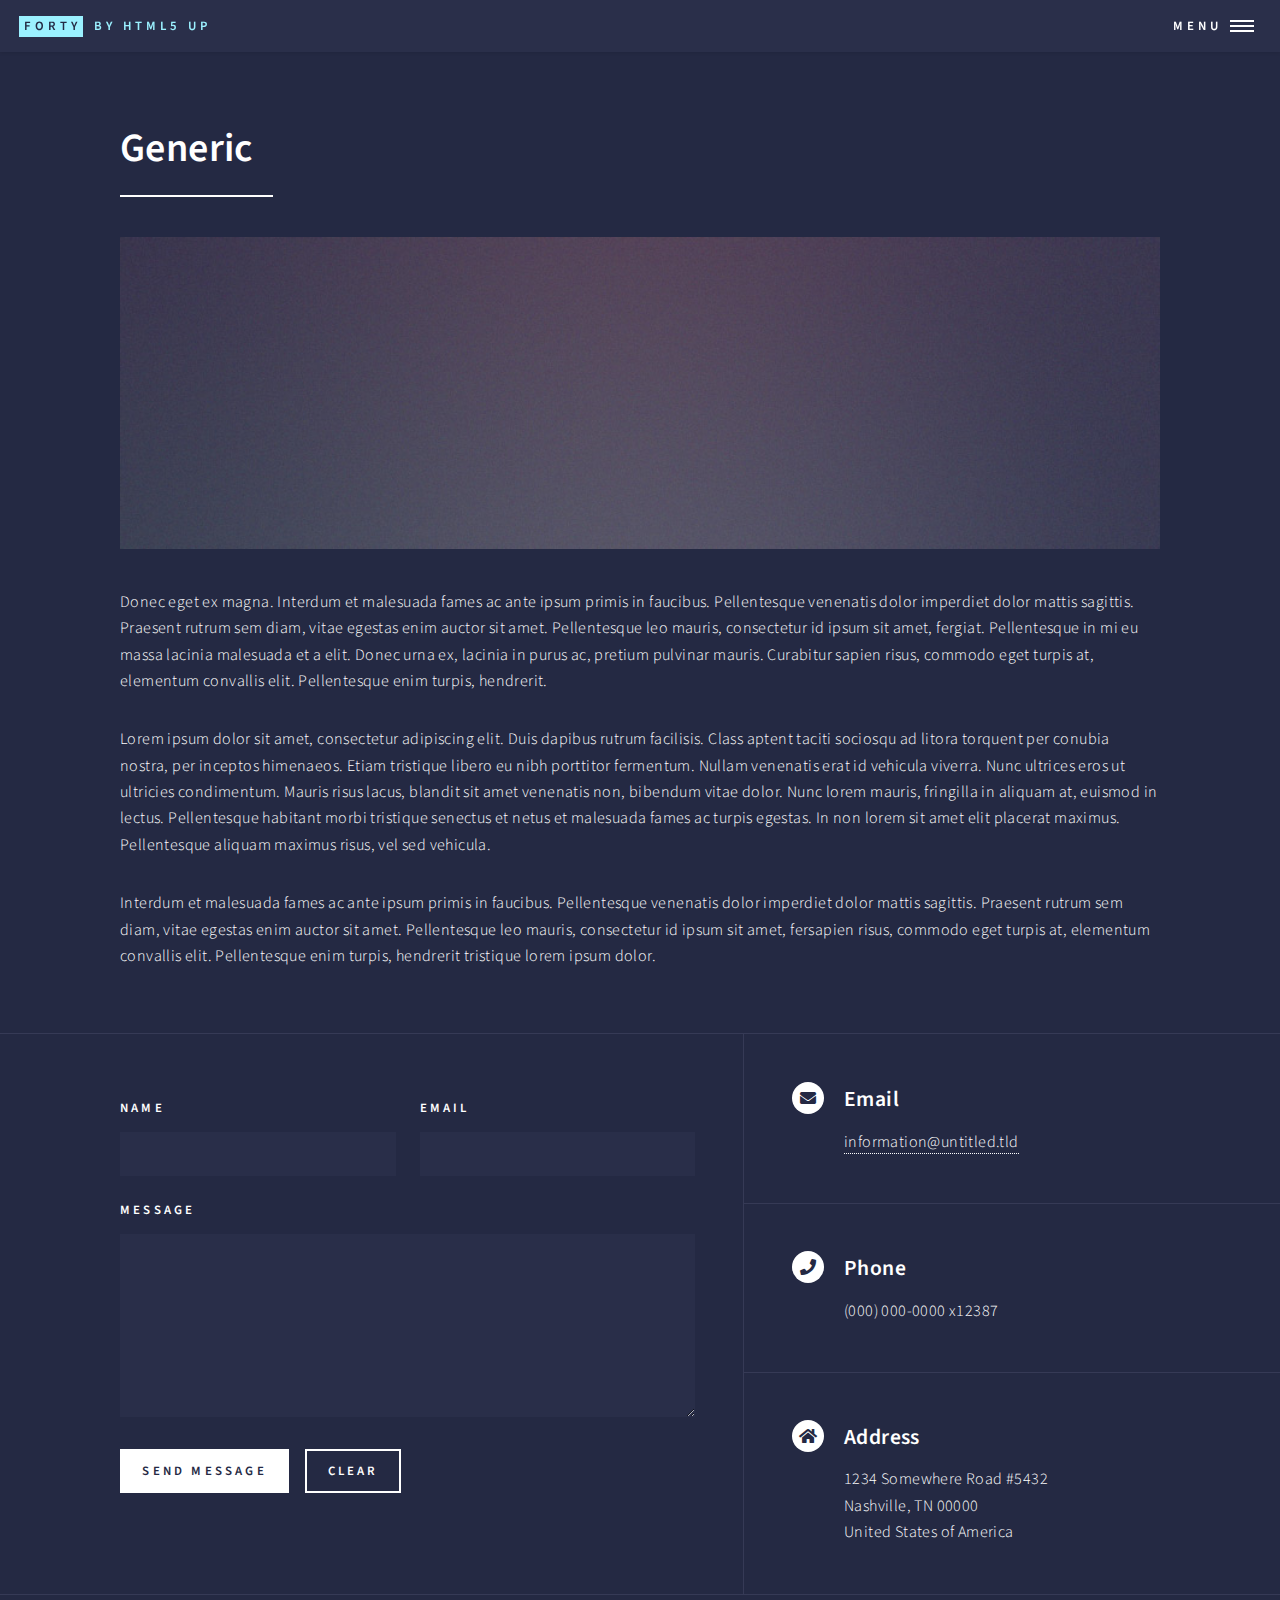
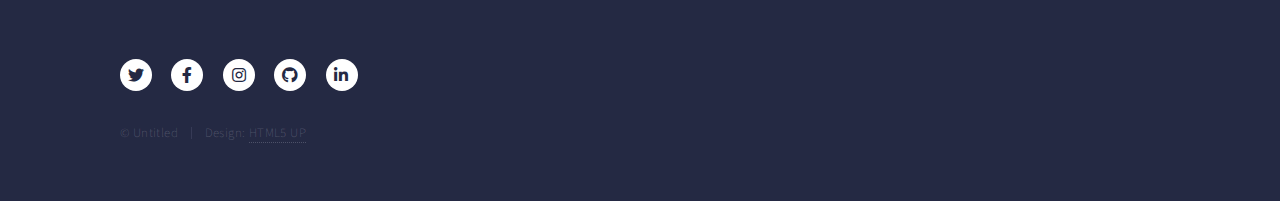
<file: generic.html>
<!DOCTYPE HTML>
<!--
	Forty by HTML5 UP
	html5up.net | @ajlkn
	Free for personal and commercial use under the CCA 3.0 license (html5up.net/license)
-->
<html>
	<head>
		<title>Generic - Forty by HTML5 UP</title>
		<meta charset="utf-8" />
		<meta name="viewport" content="width=device-width, initial-scale=1, user-scalable=no" />
		<link rel="stylesheet" href="assets/css/main.css" />
		<noscript><link rel="stylesheet" href="assets/css/noscript.css" /></noscript>
	</head>
	<body class="is-preload">

		<!-- Wrapper -->
			<div id="wrapper">

				<!-- Header -->
					<header id="header">
						<a href="index.html" class="logo"><strong>Forty</strong> <span>by HTML5 UP</span></a>
						<nav>
							<a href="#menu">Menu</a>
						</nav>
					</header>

				<!-- Menu -->
					<nav id="menu">
						<ul class="links">
							<li><a href="index.html">Home</a></li>
							<li><a href="landing.html">Landing</a></li>
							<li><a href="generic.html">Generic</a></li>
							<li><a href="elements.html">Elements</a></li>
						</ul>
						<ul class="actions stacked">
							<li><a href="#" class="button primary fit">Get Started</a></li>
							<li><a href="#" class="button fit">Log In</a></li>
						</ul>
					</nav>

				<!-- Main -->
					<div id="main" class="alt">

						<!-- One -->
							<section id="one">
								<div class="inner">
									<header class="major">
										<h1>Generic</h1>
									</header>
									<span class="image main"><img src="images/pic11.jpg" alt="" /></span>
									<p>Donec eget ex magna. Interdum et malesuada fames ac ante ipsum primis in faucibus. Pellentesque venenatis dolor imperdiet dolor mattis sagittis. Praesent rutrum sem diam, vitae egestas enim auctor sit amet. Pellentesque leo mauris, consectetur id ipsum sit amet, fergiat. Pellentesque in mi eu massa lacinia malesuada et a elit. Donec urna ex, lacinia in purus ac, pretium pulvinar mauris. Curabitur sapien risus, commodo eget turpis at, elementum convallis elit. Pellentesque enim turpis, hendrerit.</p>
									<p>Lorem ipsum dolor sit amet, consectetur adipiscing elit. Duis dapibus rutrum facilisis. Class aptent taciti sociosqu ad litora torquent per conubia nostra, per inceptos himenaeos. Etiam tristique libero eu nibh porttitor fermentum. Nullam venenatis erat id vehicula viverra. Nunc ultrices eros ut ultricies condimentum. Mauris risus lacus, blandit sit amet venenatis non, bibendum vitae dolor. Nunc lorem mauris, fringilla in aliquam at, euismod in lectus. Pellentesque habitant morbi tristique senectus et netus et malesuada fames ac turpis egestas. In non lorem sit amet elit placerat maximus. Pellentesque aliquam maximus risus, vel sed vehicula.</p>
									<p>Interdum et malesuada fames ac ante ipsum primis in faucibus. Pellentesque venenatis dolor imperdiet dolor mattis sagittis. Praesent rutrum sem diam, vitae egestas enim auctor sit amet. Pellentesque leo mauris, consectetur id ipsum sit amet, fersapien risus, commodo eget turpis at, elementum convallis elit. Pellentesque enim turpis, hendrerit tristique lorem ipsum dolor.</p>
								</div>
							</section>

					</div>

				<!-- Contact -->
					<section id="contact">
						<div class="inner">
							<section>
								<form method="post" action="#">
									<div class="fields">
										<div class="field half">
											<label for="name">Name</label>
											<input type="text" name="name" id="name" />
										</div>
										<div class="field half">
											<label for="email">Email</label>
											<input type="text" name="email" id="email" />
										</div>
										<div class="field">
											<label for="message">Message</label>
											<textarea name="message" id="message" rows="6"></textarea>
										</div>
									</div>
									<ul class="actions">
										<li><input type="submit" value="Send Message" class="primary" /></li>
										<li><input type="reset" value="Clear" /></li>
									</ul>
								</form>
							</section>
							<section class="split">
								<section>
									<div class="contact-method">
										<span class="icon solid alt fa-envelope"></span>
										<h3>Email</h3>
										<a href="#">information@untitled.tld</a>
									</div>
								</section>
								<section>
									<div class="contact-method">
										<span class="icon solid alt fa-phone"></span>
										<h3>Phone</h3>
										<span>(000) 000-0000 x12387</span>
									</div>
								</section>
								<section>
									<div class="contact-method">
										<span class="icon solid alt fa-home"></span>
										<h3>Address</h3>
										<span>1234 Somewhere Road #5432<br />
										Nashville, TN 00000<br />
										United States of America</span>
									</div>
								</section>
							</section>
						</div>
					</section>

				<!-- Footer -->
					<footer id="footer">
						<div class="inner">
							<ul class="icons">
								<li><a href="#" class="icon brands alt fa-twitter"><span class="label">Twitter</span></a></li>
								<li><a href="#" class="icon brands alt fa-facebook-f"><span class="label">Facebook</span></a></li>
								<li><a href="#" class="icon brands alt fa-instagram"><span class="label">Instagram</span></a></li>
								<li><a href="#" class="icon brands alt fa-github"><span class="label">GitHub</span></a></li>
								<li><a href="#" class="icon brands alt fa-linkedin-in"><span class="label">LinkedIn</span></a></li>
							</ul>
							<ul class="copyright">
								<li>&copy; Untitled</li><li>Design: <a href="https://html5up.net">HTML5 UP</a></li>
							</ul>
						</div>
					</footer>

			</div>

		<!-- Scripts -->
			<script src="assets/js/jquery.min.js"></script>
			<script src="assets/js/jquery.scrolly.min.js"></script>
			<script src="assets/js/jquery.scrollex.min.js"></script>
			<script src="assets/js/browser.min.js"></script>
			<script src="assets/js/breakpoints.min.js"></script>
			<script src="assets/js/util.js"></script>
			<script src="assets/js/main.js"></script>

	</body>
</html>
</file>
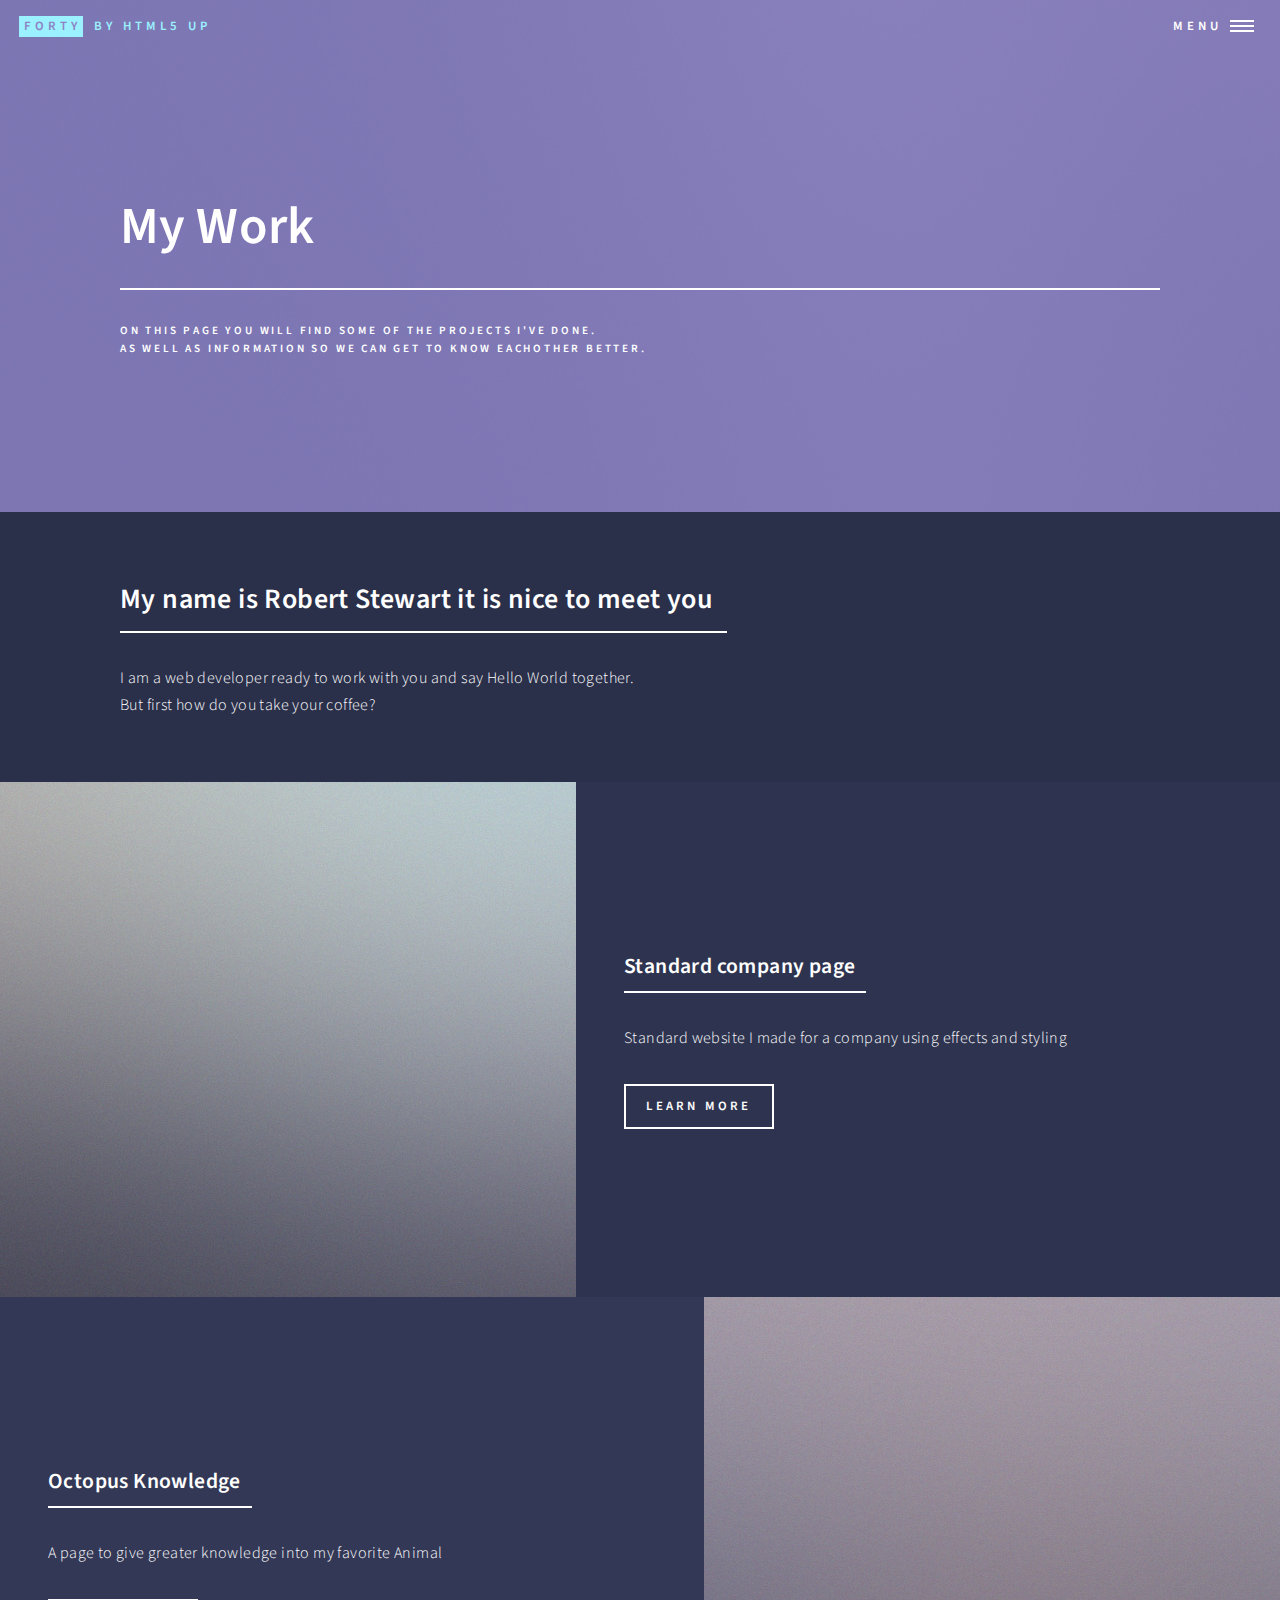
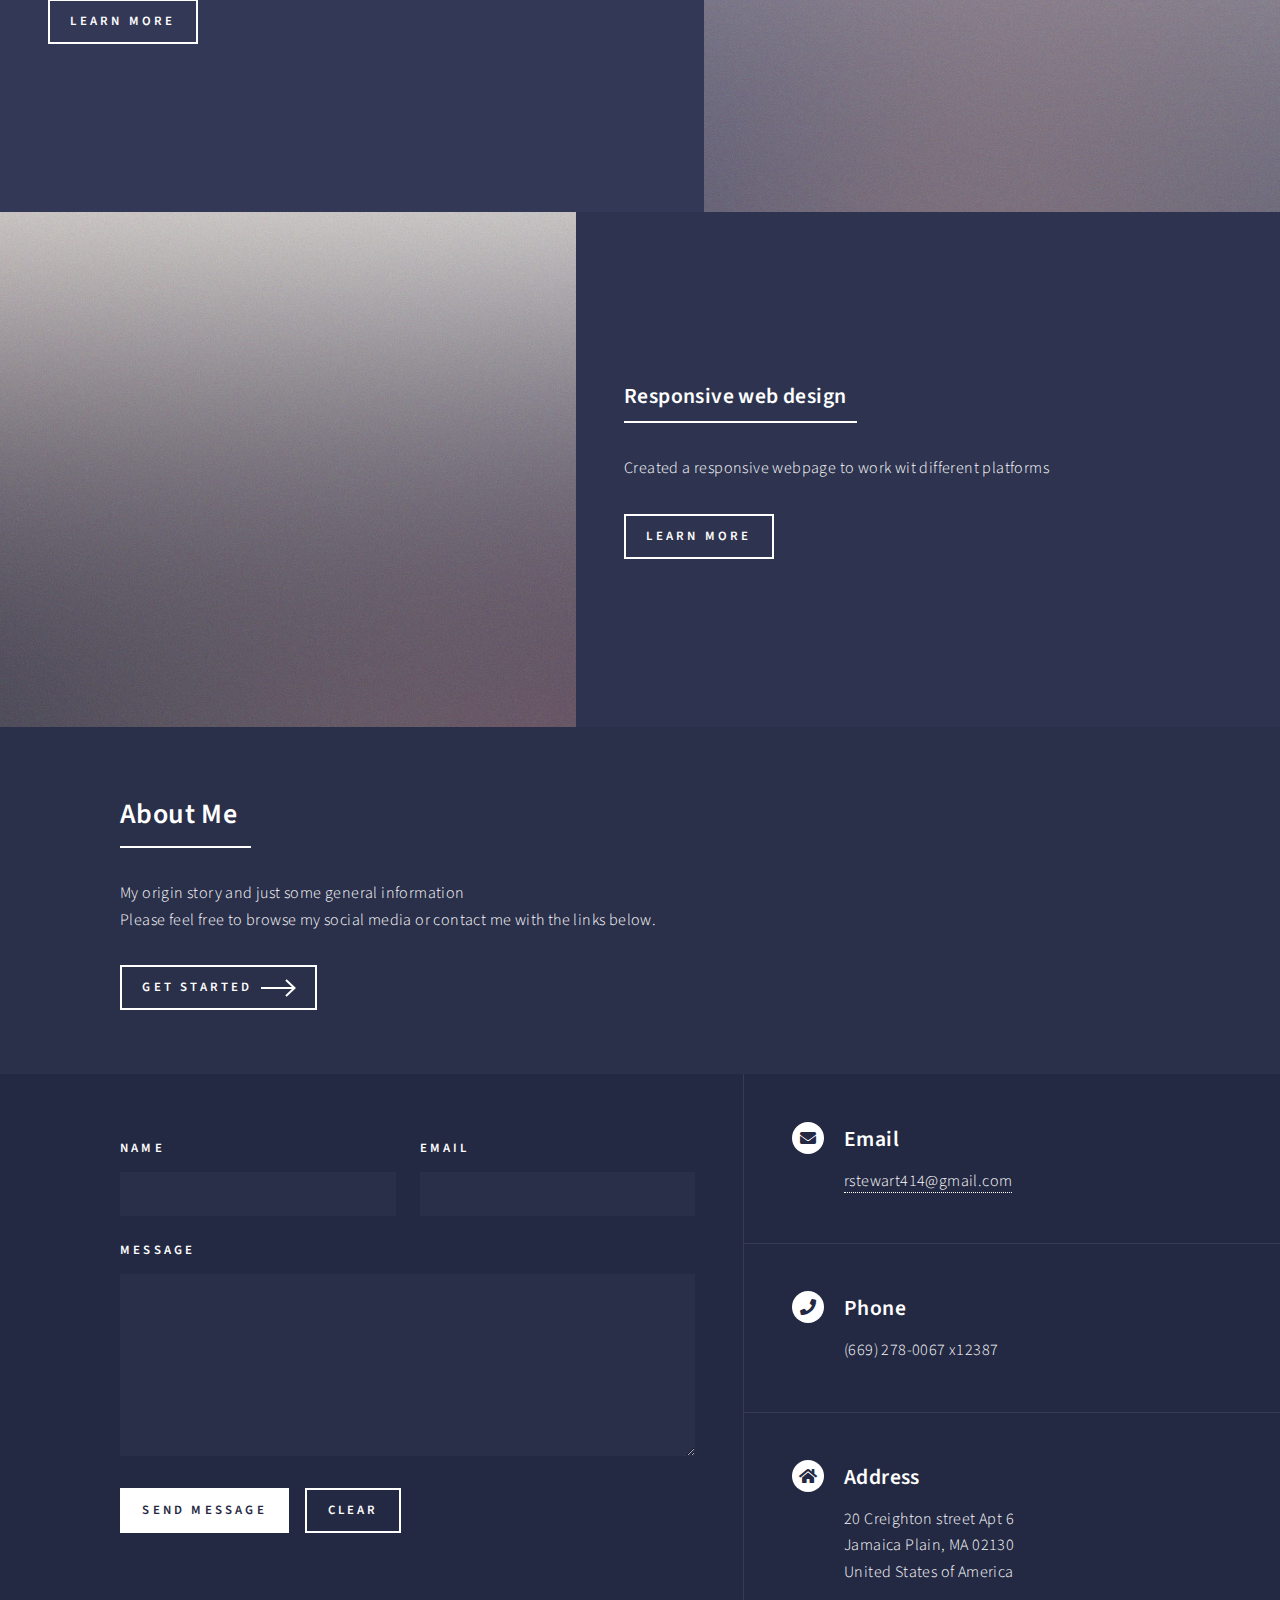
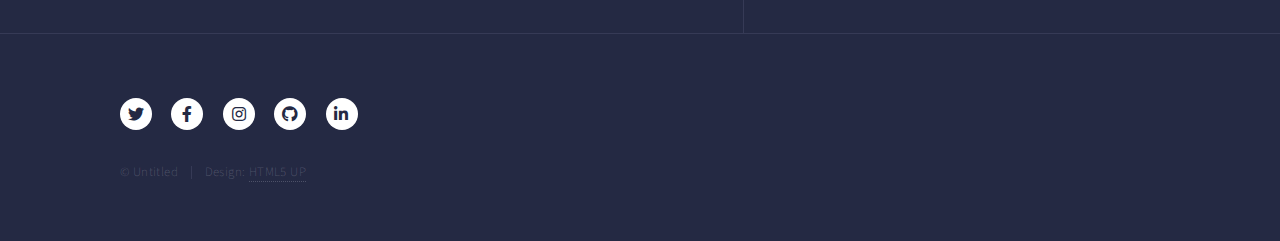
<file: landing.html>
<!DOCTYPE HTML>
<!--
	Forty by HTML5 UP
	html5up.net | @ajlkn
	Free for personal and commercial use under the CCA 3.0 license (html5up.net/license)
-->
<html>
	<head>
		<title>Landing - Forty by HTML5 UP</title>
		<meta charset="utf-8" />
		<meta name="viewport" content="width=device-width, initial-scale=1, user-scalable=no" />
		<link rel="stylesheet" href="assets/css/main.css" />
		<noscript><link rel="stylesheet" href="assets/css/noscript.css" /></noscript>
	</head>
	<body class="is-preload">

		<!-- Wrapper -->
			<div id="wrapper">

				<!-- Header -->
				<!-- Note: The "styleN" class below should match that of the banner element. -->
					<header id="header" class="alt style2">
						<a href="index.html" class="logo"><strong>Forty</strong> <span>by HTML5 UP</span></a>
						<nav>
							<a href="#menu">Menu</a>
						</nav>
					</header>

				<!-- Menu -->
					<nav id="menu">
						<ul class="links">
							<li><a href="index.html">Home</a></li>
							<li><a href="landing.html">Landing</a></li>
							<li><a href="generic.html">Generic</a></li>
							<li><a href="elements.html">Elements</a></li>
						</ul>
						<ul class="actions stacked">
							<li><a href="#" class="button primary fit">Get Started</a></li>
							<li><a href="#" class="button fit">Log In</a></li>
						</ul>
					</nav>

				<!-- Banner -->
				<!-- Note: The "styleN" class below should match that of the header element. -->
					<section id="banner" class="style2">
						<div class="inner">
							<span class="image">
								<img src="images/pic07.jpg" alt="" />
							</span>
							<header class="major">
								<h1>My Work</h1>
							</header>
							<div class="content">
								<p>On this page you will find some of the projects I've done.<br />
								As well as information so we can get to know eachother better.</p>
							</div>
						</div>
					</section>

				<!-- Main -->
					<div id="main">

						<!-- One -->
							<section id="one">
								<div class="inner">
									<header class="major">
										<h2>My name is Robert Stewart it is nice to meet you</h2>
									</header>
									<p>I am a web developer ready to work with you and say Hello World together.<br />
									But first how do you take your coffee? </p>
								</div>
							</section>

						<!-- Two -->
							<section id="two" class="spotlights">
								<section>
									<a href="generic.html" class="image">
										<img src="images/pic08.jpg" alt="" data-position="center center" />
									</a>
									<div class="content">
										<div class="inner">
											<header class="major">
												<h3>Standard company page</h3>
											</header>
											<p>Standard website I made for a company using effects and styling</p>
											<ul class="actions">
												<li><a href="generic.html" class="button">Learn more</a></li>
											</ul>
										</div>
									</div>
								</section>
								<section>
									<a href="generic.html" class="image">
										<img src="images/pic09.jpg" alt="" data-position="top center" />
									</a>
									<div class="content">
										<div class="inner">
											<header class="major">
												<h3>Octopus Knowledge</h3>
											</header>
											<p>A page to give greater knowledge into my favorite Animal</p>
											<ul class="actions">
												<li><a href="generic.html" class="button">Learn more</a></li>
											</ul>
										</div>
									</div>
								</section>
								<section>
									<a href="generic.html" class="image">
										<img src="images/pic10.jpg" alt="" data-position="25% 25%" />
									</a>
									<div class="content">
										<div class="inner">
											<header class="major">
												<h3>Responsive web design</h3>
											</header>
											<p>Created a responsive webpage to work wit different platforms</p>
											<ul class="actions">
												<li><a href="generic.html" class="button">Learn more</a></li>
											</ul>
										</div>
									</div>
								</section>
							</section>

						<!-- Three -->
							<section id="three">
								<div class="inner">
									<header class="major">
										<h2>About Me</h2>
									</header>
									<p>My origin story and just some general information<br />
									Please feel free to browse my social media or contact me with the links below.</p>
									<ul class="actions">
										<li><a href="generic.html" class="button next">Get Started</a></li>
									</ul>
								</div>
							</section>

					</div>

				<!-- Contact -->
					<section id="contact">
						<div class="inner">
							<section>
								<form method="post" action="#">
									<div class="fields">
										<div class="field half">
											<label for="name">Name</label>
											<input type="text" name="name" id="name" />
										</div>
										<div class="field half">
											<label for="email">Email</label>
											<input type="text" name="email" id="email" />
										</div>
										<div class="field">
											<label for="message">Message</label>
											<textarea name="message" id="message" rows="6"></textarea>
										</div>
									</div>
									<ul class="actions">
										<li><input type="submit" value="Send Message" class="primary" /></li>
										<li><input type="reset" value="Clear" /></li>
									</ul>
								</form>
							</section>
							<section class="split">
								<section>
									<div class="contact-method">
										<span class="icon solid alt fa-envelope"></span>
										<h3>Email</h3>
										<a href="mailto:rstewart414@gmail.com">rstewart414@gmail.com</a>
									</div>
								</section>
								<section>
									<div class="contact-method">
										<span class="icon solid alt fa-phone"></span>
										<h3>Phone</h3>
										<span>(669) 278-0067 x12387</span>
									</div>
								</section>
								<section>
									<div class="contact-method">
										<span class="icon solid alt fa-home"></span>
										<h3>Address</h3>
										<span>20 Creighton street Apt 6<br />
										Jamaica Plain, MA 02130<br />
										United States of America</span>
									</div>
								</section>
							</section>
						</div>
					</section>

				<!-- Footer -->
					<footer id="footer">
						<div class="inner">
							<ul class="icons">
								<li><a href="https://twitter.com/robstew87" class="icon brands alt fa-twitter"><span class="label">Twitter</span></a></li>
								<li><a href="https://www.facebook.com/robert.stewart.37853" class="icon brands alt fa-facebook-f"><span class="label">Facebook</span></a></li>
								<li><a href="https://www.instagram.com/robstew87/" class="icon brands alt fa-instagram"><span class="label">Instagram</span></a></li>
								<li><a href="https://github.com/RobStew87" class="icon brands alt fa-github"><span class="label">GitHub</span></a></li>
								<li><a href="https://www.linkedin.com/in/robert-stewart-246293163/" class="icon brands alt fa-linkedin-in"><span class="label">LinkedIn</span></a></li>
							</ul>
							<ul class="copyright">
								<li>&copy; Untitled</li><li>Design: <a href="https://html5up.net">HTML5 UP</a></li>
							</ul>
						</div>
					</footer>

			</div>

		<!-- Scripts -->
			<script src="assets/js/jquery.min.js"></script>
			<script src="assets/js/jquery.scrolly.min.js"></script>
			<script src="assets/js/jquery.scrollex.min.js"></script>
			<script src="assets/js/browser.min.js"></script>
			<script src="assets/js/breakpoints.min.js"></script>
			<script src="assets/js/util.js"></script>
			<script src="assets/js/main.js"></script>

	</body>
</html>
</file>
<file: assets/css/noscript.css>
/*
	Forty by HTML5 UP
	html5up.net | @ajlkn
	Free for personal and commercial use under the CCA 3.0 license (html5up.net/license)
*/

/* Banner */

	body.is-preload #banner:after {
		opacity: 0.85;
	}

	body.is-preload #banner > .inner {
		-moz-filter: none;
		-webkit-filter: none;
		-ms-filter: none;
		filter: none;
		-moz-transform: none;
		-webkit-transform: none;
		-ms-transform: none;
		transform: none;
		opacity: 1;
	}
</file>
<file: assets/css/main.css>
@import url(fontawesome-all.min.css);
@import url("https://fonts.googleapis.com/css?family=Source+Sans+Pro:300,300italic,600,600italic");

/*
	Forty by HTML5 UP
	html5up.net | @ajlkn
	Free for personal and commercial use under the CCA 3.0 license (html5up.net/license)
*/

html, body, div, span, applet, object,
iframe, h1, h2, h3, h4, h5, h6, p, blockquote,
pre, a, abbr, acronym, address, big, cite,
code, del, dfn, em, img, ins, kbd, q, s, samp,
small, strike, strong, sub, sup, tt, var, b,
u, i, center, dl, dt, dd, ol, ul, li, fieldset,
form, label, legend, table, caption, tbody,
tfoot, thead, tr, th, td, article, aside,
canvas, details, embed, figure, figcaption,
footer, header, hgroup, menu, nav, output, ruby,
section, summary, time, mark, audio, video {
	margin: 0;
	padding: 0;
	border: 0;
	font-size: 100%;
	font: inherit;
	vertical-align: baseline;}

article, aside, details, figcaption, figure,
footer, header, hgroup, menu, nav, section {
	display: block;}

body {
	line-height: 1;
}

ol, ul {
	list-style: none;
}

blockquote, q {
	quotes: none;
}

	blockquote:before, blockquote:after, q:before, q:after {
		content: '';
		content: none;
	}

table {
	border-collapse: collapse;
	border-spacing: 0;
}

body {
	-webkit-text-size-adjust: none;
}

mark {
	background-color: transparent;
	color: inherit;
}

input::-moz-focus-inner {
	border: 0;
	padding: 0;
}

input, select, textarea {
	-moz-appearance: none;
	-webkit-appearance: none;
	-ms-appearance: none;
	appearance: none;
}

/* Basic */

	@-ms-viewport {
		width: device-width;
	}

	body {
		-ms-overflow-style: scrollbar;
	}

	@media screen and (max-width: 480px) {

		html, body {
			min-width: 320px;
		}

	}

	html {
		box-sizing: border-box;
	}

	*, *:before, *:after {
		box-sizing: inherit;
	}

	body {
		background: #242943;
	}

		body.is-preload *, body.is-preload *:before, body.is-preload *:after {
			-moz-animation: none !important;
			-webkit-animation: none !important;
			-ms-animation: none !important;
			animation: none !important;
			-moz-transition: none !important;
			-webkit-transition: none !important;
			-ms-transition: none !important;
			transition: none !important;
		}

/* Type */

	body, input, select, textarea {
		color: #ffffff;
		font-family: "Source Sans Pro", Helvetica, sans-serif;
		font-size: 17pt;
		font-weight: 300;
		letter-spacing: 0.025em;
		line-height: 1.65;
	}

		@media screen and (max-width: 1680px) {

			body, input, select, textarea {
				font-size: 14pt;
			}

		}

		@media screen and (max-width: 1280px) {

			body, input, select, textarea {
				font-size: 12pt;
			}

		}

		@media screen and (max-width: 360px) {

			body, input, select, textarea {
				font-size: 11pt;
			}

		}

	a {
		-moz-transition: color 0.2s ease-in-out, border-bottom-color 0.2s ease-in-out;
		-webkit-transition: color 0.2s ease-in-out, border-bottom-color 0.2s ease-in-out;
		-ms-transition: color 0.2s ease-in-out, border-bottom-color 0.2s ease-in-out;
		transition: color 0.2s ease-in-out, border-bottom-color 0.2s ease-in-out;
		border-bottom: dotted 1px;
		color: inherit;
		text-decoration: none;
	}

		a:hover {
			border-bottom-color: transparent;
			color: #9bf1ff !important;
		}

		a:active {
			color: #53e3fb !important;
		}

	strong, b {
		color: #ffffff;
		font-weight: 600;
	}

	em, i {
		font-style: italic;
	}

	p {
		margin: 0 0 2em 0;
	}

	h1, h2, h3, h4, h5, h6 {
		color: #ffffff;
		font-weight: 600;
		line-height: 1.65;
		margin: 0 0 1em 0;
	}

		h1 a, h2 a, h3 a, h4 a, h5 a, h6 a {
			color: inherit;
			border-bottom: 0;
		}

	h1 {
		font-size: 2.5em;
	}

	h2 {
		font-size: 1.75em;
	}

	h3 {
		font-size: 1.35em;
	}

	h4 {
		font-size: 1.1em;
	}

	h5 {
		font-size: 0.9em;
	}

	h6 {
		font-size: 0.7em;
	}

	@media screen and (max-width: 736px) {

		h1 {
			font-size: 2em;
		}

		h2 {
			font-size: 1.5em;
		}

		h3 {
			font-size: 1.25em;
		}

	}

	sub {
		font-size: 0.8em;
		position: relative;
		top: 0.5em;
	}

	sup {
		font-size: 0.8em;
		position: relative;
		top: -0.5em;
	}

	blockquote {
		border-left: solid 4px rgba(212, 212, 255, 0.1);
		font-style: italic;
		margin: 0 0 2em 0;
		padding: 0.5em 0 0.5em 2em;
	}

	code {
		background: rgba(212, 212, 255, 0.035);
		font-family: "Courier New", monospace;
		font-size: 0.9em;
		margin: 0 0.25em;
		padding: 0.25em 0.65em;
	}

	pre {
		-webkit-overflow-scrolling: touch;
		font-family: "Courier New", monospace;
		font-size: 0.9em;
		margin: 0 0 2em 0;
	}

		pre code {
			display: block;
			line-height: 1.75;
			padding: 1em 1.5em;
			overflow-x: auto;
		}

	hr {
		border: 0;
		border-bottom: solid 1px rgba(212, 212, 255, 0.1);
		margin: 2em 0;
	}

		hr.major {
			margin: 3em 0;
		}

	.align-left {
		text-align: left;
	}

	.align-center {
		text-align: center;
	}

	.align-right {
		text-align: right;
	}

/* Row */

	.row {
		display: flex;
		flex-wrap: wrap;
		box-sizing: border-box;
		align-items: stretch;
	}

		.row > * {
			box-sizing: border-box;
		}

		.row.gtr-uniform > * > :last-child {
			margin-bottom: 0;
		}

		.row.aln-left {
			justify-content: flex-start;
		}

		.row.aln-center {
			justify-content: center;
		}

		.row.aln-right {
			justify-content: flex-end;
		}

		.row.aln-top {
			align-items: flex-start;
		}

		.row.aln-middle {
			align-items: center;
		}

		.row.aln-bottom {
			align-items: flex-end;
		}

		.row > .imp {
			order: -1;
		}

		.row > .col-1 {
			width: 8.33333%;
		}

		.row > .off-1 {
			margin-left: 8.33333%;
		}

		.row > .col-2 {
			width: 16.66667%;
		}

		.row > .off-2 {
			margin-left: 16.66667%;
		}

		.row > .col-3 {
			width: 25%;
		}

		.row > .off-3 {
			margin-left: 25%;
		}

		.row > .col-4 {
			width: 33.33333%;
		}

		.row > .off-4 {
			margin-left: 33.33333%;
		}

		.row > .col-5 {
			width: 41.66667%;
		}

		.row > .off-5 {
			margin-left: 41.66667%;
		}

		.row > .col-6 {
			width: 50%;
		}

		.row > .off-6 {
			margin-left: 50%;
		}

		.row > .col-7 {
			width: 58.33333%;
		}

		.row > .off-7 {
			margin-left: 58.33333%;
		}

		.row > .col-8 {
			width: 66.66667%;
		}

		.row > .off-8 {
			margin-left: 66.66667%;
		}

		.row > .col-9 {
			width: 75%;
		}

		.row > .off-9 {
			margin-left: 75%;
		}

		.row > .col-10 {
			width: 83.33333%;
		}

		.row > .off-10 {
			margin-left: 83.33333%;
		}

		.row > .col-11 {
			width: 91.66667%;
		}

		.row > .off-11 {
			margin-left: 91.66667%;
		}

		.row > .col-12 {
			width: 100%;
		}

		.row > .off-12 {
			margin-left: 100%;
		}

		.row.gtr-0 {
			margin-top: 0;
			margin-left: 0em;
		}

			.row.gtr-0 > * {
				padding: 0 0 0 0em;
			}

			.row.gtr-0.gtr-uniform {
				margin-top: 0em;
			}

				.row.gtr-0.gtr-uniform > * {
					padding-top: 0em;
				}

		.row.gtr-25 {
			margin-top: 0;
			margin-left: -0.5em;
		}

			.row.gtr-25 > * {
				padding: 0 0 0 0.5em;
			}

			.row.gtr-25.gtr-uniform {
				margin-top: -0.5em;
			}

				.row.gtr-25.gtr-uniform > * {
					padding-top: 0.5em;
				}

		.row.gtr-50 {
			margin-top: 0;
			margin-left: -1em;
		}

			.row.gtr-50 > * {
				padding: 0 0 0 1em;
			}

			.row.gtr-50.gtr-uniform {
				margin-top: -1em;
			}

				.row.gtr-50.gtr-uniform > * {
					padding-top: 1em;
				}

		.row {
			margin-top: 0;
			margin-left: -2em;
		}

			.row > * {
				padding: 0 0 0 2em;
			}

			.row.gtr-uniform {
				margin-top: -2em;
			}

				.row.gtr-uniform > * {
					padding-top: 2em;
				}

		.row.gtr-150 {
			margin-top: 0;
			margin-left: -3em;
		}

			.row.gtr-150 > * {
				padding: 0 0 0 3em;
			}

			.row.gtr-150.gtr-uniform {
				margin-top: -3em;
			}

				.row.gtr-150.gtr-uniform > * {
					padding-top: 3em;
				}

		.row.gtr-200 {
			margin-top: 0;
			margin-left: -4em;
		}

			.row.gtr-200 > * {
				padding: 0 0 0 4em;
			}

			.row.gtr-200.gtr-uniform {
				margin-top: -4em;
			}

				.row.gtr-200.gtr-uniform > * {
					padding-top: 4em;
				}

		@media screen and (max-width: 1680px) {

			.row {
				display: flex;
				flex-wrap: wrap;
				box-sizing: border-box;
				align-items: stretch;
			}

				.row > * {
					box-sizing: border-box;
				}

				.row.gtr-uniform > * > :last-child {
					margin-bottom: 0;
				}

				.row.aln-left {
					justify-content: flex-start;
				}

				.row.aln-center {
					justify-content: center;
				}

				.row.aln-right {
					justify-content: flex-end;
				}

				.row.aln-top {
					align-items: flex-start;
				}

				.row.aln-middle {
					align-items: center;
				}

				.row.aln-bottom {
					align-items: flex-end;
				}

				.row > .imp-xlarge {
					order: -1;
				}

				.row > .col-1-xlarge {
					width: 8.33333%;
				}

				.row > .off-1-xlarge {
					margin-left: 8.33333%;
				}

				.row > .col-2-xlarge {
					width: 16.66667%;
				}

				.row > .off-2-xlarge {
					margin-left: 16.66667%;
				}

				.row > .col-3-xlarge {
					width: 25%;
				}

				.row > .off-3-xlarge {
					margin-left: 25%;
				}

				.row > .col-4-xlarge {
					width: 33.33333%;
				}

				.row > .off-4-xlarge {
					margin-left: 33.33333%;
				}

				.row > .col-5-xlarge {
					width: 41.66667%;
				}

				.row > .off-5-xlarge {
					margin-left: 41.66667%;
				}

				.row > .col-6-xlarge {
					width: 50%;
				}

				.row > .off-6-xlarge {
					margin-left: 50%;
				}

				.row > .col-7-xlarge {
					width: 58.33333%;
				}

				.row > .off-7-xlarge {
					margin-left: 58.33333%;
				}

				.row > .col-8-xlarge {
					width: 66.66667%;
				}

				.row > .off-8-xlarge {
					margin-left: 66.66667%;
				}

				.row > .col-9-xlarge {
					width: 75%;
				}

				.row > .off-9-xlarge {
					margin-left: 75%;
				}

				.row > .col-10-xlarge {
					width: 83.33333%;
				}

				.row > .off-10-xlarge {
					margin-left: 83.33333%;
				}

				.row > .col-11-xlarge {
					width: 91.66667%;
				}

				.row > .off-11-xlarge {
					margin-left: 91.66667%;
				}

				.row > .col-12-xlarge {
					width: 100%;
				}

				.row > .off-12-xlarge {
					margin-left: 100%;
				}

				.row.gtr-0 {
					margin-top: 0;
					margin-left: 0em;
				}

					.row.gtr-0 > * {
						padding: 0 0 0 0em;
					}

					.row.gtr-0.gtr-uniform {
						margin-top: 0em;
					}

						.row.gtr-0.gtr-uniform > * {
							padding-top: 0em;
						}

				.row.gtr-25 {
					margin-top: 0;
					margin-left: -0.5em;
				}

					.row.gtr-25 > * {
						padding: 0 0 0 0.5em;
					}

					.row.gtr-25.gtr-uniform {
						margin-top: -0.5em;
					}

						.row.gtr-25.gtr-uniform > * {
							padding-top: 0.5em;
						}

				.row.gtr-50 {
					margin-top: 0;
					margin-left: -1em;
				}

					.row.gtr-50 > * {
						padding: 0 0 0 1em;
					}

					.row.gtr-50.gtr-uniform {
						margin-top: -1em;
					}

						.row.gtr-50.gtr-uniform > * {
							padding-top: 1em;
						}

				.row {
					margin-top: 0;
					margin-left: -2em;
				}

					.row > * {
						padding: 0 0 0 2em;
					}

					.row.gtr-uniform {
						margin-top: -2em;
					}

						.row.gtr-uniform > * {
							padding-top: 2em;
						}

				.row.gtr-150 {
					margin-top: 0;
					margin-left: -3em;
				}

					.row.gtr-150 > * {
						padding: 0 0 0 3em;
					}

					.row.gtr-150.gtr-uniform {
						margin-top: -3em;
					}

						.row.gtr-150.gtr-uniform > * {
							padding-top: 3em;
						}

				.row.gtr-200 {
					margin-top: 0;
					margin-left: -4em;
				}

					.row.gtr-200 > * {
						padding: 0 0 0 4em;
					}

					.row.gtr-200.gtr-uniform {
						margin-top: -4em;
					}

						.row.gtr-200.gtr-uniform > * {
							padding-top: 4em;
						}

		}

		@media screen and (max-width: 1280px) {

			.row {
				display: flex;
				flex-wrap: wrap;
				box-sizing: border-box;
				align-items: stretch;
			}

				.row > * {
					box-sizing: border-box;
				}

				.row.gtr-uniform > * > :last-child {
					margin-bottom: 0;
				}

				.row.aln-left {
					justify-content: flex-start;
				}

				.row.aln-center {
					justify-content: center;
				}

				.row.aln-right {
					justify-content: flex-end;
				}

				.row.aln-top {
					align-items: flex-start;
				}

				.row.aln-middle {
					align-items: center;
				}

				.row.aln-bottom {
					align-items: flex-end;
				}

				.row > .imp-large {
					order: -1;
				}

				.row > .col-1-large {
					width: 8.33333%;
				}

				.row > .off-1-large {
					margin-left: 8.33333%;
				}

				.row > .col-2-large {
					width: 16.66667%;
				}

				.row > .off-2-large {
					margin-left: 16.66667%;
				}

				.row > .col-3-large {
					width: 25%;
				}

				.row > .off-3-large {
					margin-left: 25%;
				}

				.row > .col-4-large {
					width: 33.33333%;
				}

				.row > .off-4-large {
					margin-left: 33.33333%;
				}

				.row > .col-5-large {
					width: 41.66667%;
				}

				.row > .off-5-large {
					margin-left: 41.66667%;
				}

				.row > .col-6-large {
					width: 50%;
				}

				.row > .off-6-large {
					margin-left: 50%;
				}

				.row > .col-7-large {
					width: 58.33333%;
				}

				.row > .off-7-large {
					margin-left: 58.33333%;
				}

				.row > .col-8-large {
					width: 66.66667%;
				}

				.row > .off-8-large {
					margin-left: 66.66667%;
				}

				.row > .col-9-large {
					width: 75%;
				}

				.row > .off-9-large {
					margin-left: 75%;
				}

				.row > .col-10-large {
					width: 83.33333%;
				}

				.row > .off-10-large {
					margin-left: 83.33333%;
				}

				.row > .col-11-large {
					width: 91.66667%;
				}

				.row > .off-11-large {
					margin-left: 91.66667%;
				}

				.row > .col-12-large {
					width: 100%;
				}

				.row > .off-12-large {
					margin-left: 100%;
				}

				.row.gtr-0 {
					margin-top: 0;
					margin-left: 0em;
				}

					.row.gtr-0 > * {
						padding: 0 0 0 0em;
					}

					.row.gtr-0.gtr-uniform {
						margin-top: 0em;
					}

						.row.gtr-0.gtr-uniform > * {
							padding-top: 0em;
						}

				.row.gtr-25 {
					margin-top: 0;
					margin-left: -0.375em;
				}

					.row.gtr-25 > * {
						padding: 0 0 0 0.375em;
					}

					.row.gtr-25.gtr-uniform {
						margin-top: -0.375em;
					}

						.row.gtr-25.gtr-uniform > * {
							padding-top: 0.375em;
						}

				.row.gtr-50 {
					margin-top: 0;
					margin-left: -0.75em;
				}

					.row.gtr-50 > * {
						padding: 0 0 0 0.75em;
					}

					.row.gtr-50.gtr-uniform {
						margin-top: -0.75em;
					}

						.row.gtr-50.gtr-uniform > * {
							padding-top: 0.75em;
						}

				.row {
					margin-top: 0;
					margin-left: -1.5em;
				}

					.row > * {
						padding: 0 0 0 1.5em;
					}

					.row.gtr-uniform {
						margin-top: -1.5em;
					}

						.row.gtr-uniform > * {
							padding-top: 1.5em;
						}

				.row.gtr-150 {
					margin-top: 0;
					margin-left: -2.25em;
				}

					.row.gtr-150 > * {
						padding: 0 0 0 2.25em;
					}

					.row.gtr-150.gtr-uniform {
						margin-top: -2.25em;
					}

						.row.gtr-150.gtr-uniform > * {
							padding-top: 2.25em;
						}

				.row.gtr-200 {
					margin-top: 0;
					margin-left: -3em;
				}

					.row.gtr-200 > * {
						padding: 0 0 0 3em;
					}

					.row.gtr-200.gtr-uniform {
						margin-top: -3em;
					}

						.row.gtr-200.gtr-uniform > * {
							padding-top: 3em;
						}

		}

		@media screen and (max-width: 980px) {

			.row {
				display: flex;
				flex-wrap: wrap;
				box-sizing: border-box;
				align-items: stretch;
			}

				.row > * {
					box-sizing: border-box;
				}

				.row.gtr-uniform > * > :last-child {
					margin-bottom: 0;
				}

				.row.aln-left {
					justify-content: flex-start;
				}

				.row.aln-center {
					justify-content: center;
				}

				.row.aln-right {
					justify-content: flex-end;
				}

				.row.aln-top {
					align-items: flex-start;
				}

				.row.aln-middle {
					align-items: center;
				}

				.row.aln-bottom {
					align-items: flex-end;
				}

				.row > .imp-medium {
					order: -1;
				}

				.row > .col-1-medium {
					width: 8.33333%;
				}

				.row > .off-1-medium {
					margin-left: 8.33333%;
				}

				.row > .col-2-medium {
					width: 16.66667%;
				}

				.row > .off-2-medium {
					margin-left: 16.66667%;
				}

				.row > .col-3-medium {
					width: 25%;
				}

				.row > .off-3-medium {
					margin-left: 25%;
				}

				.row > .col-4-medium {
					width: 33.33333%;
				}

				.row > .off-4-medium {
					margin-left: 33.33333%;
				}

				.row > .col-5-medium {
					width: 41.66667%;
				}

				.row > .off-5-medium {
					margin-left: 41.66667%;
				}

				.row > .col-6-medium {
					width: 50%;
				}

				.row > .off-6-medium {
					margin-left: 50%;
				}

				.row > .col-7-medium {
					width: 58.33333%;
				}

				.row > .off-7-medium {
					margin-left: 58.33333%;
				}

				.row > .col-8-medium {
					width: 66.66667%;
				}

				.row > .off-8-medium {
					margin-left: 66.66667%;
				}

				.row > .col-9-medium {
					width: 75%;
				}

				.row > .off-9-medium {
					margin-left: 75%;
				}

				.row > .col-10-medium {
					width: 83.33333%;
				}

				.row > .off-10-medium {
					margin-left: 83.33333%;
				}

				.row > .col-11-medium {
					width: 91.66667%;
				}

				.row > .off-11-medium {
					margin-left: 91.66667%;
				}

				.row > .col-12-medium {
					width: 100%;
				}

				.row > .off-12-medium {
					margin-left: 100%;
				}

				.row.gtr-0 {
					margin-top: 0;
					margin-left: 0em;
				}

					.row.gtr-0 > * {
						padding: 0 0 0 0em;
					}

					.row.gtr-0.gtr-uniform {
						margin-top: 0em;
					}

						.row.gtr-0.gtr-uniform > * {
							padding-top: 0em;
						}

				.row.gtr-25 {
					margin-top: 0;
					margin-left: -0.375em;
				}

					.row.gtr-25 > * {
						padding: 0 0 0 0.375em;
					}

					.row.gtr-25.gtr-uniform {
						margin-top: -0.375em;
					}

						.row.gtr-25.gtr-uniform > * {
							padding-top: 0.375em;
						}

				.row.gtr-50 {
					margin-top: 0;
					margin-left: -0.75em;
				}

					.row.gtr-50 > * {
						padding: 0 0 0 0.75em;
					}

					.row.gtr-50.gtr-uniform {
						margin-top: -0.75em;
					}

						.row.gtr-50.gtr-uniform > * {
							padding-top: 0.75em;
						}

				.row {
					margin-top: 0;
					margin-left: -1.5em;
				}

					.row > * {
						padding: 0 0 0 1.5em;
					}

					.row.gtr-uniform {
						margin-top: -1.5em;
					}

						.row.gtr-uniform > * {
							padding-top: 1.5em;
						}

				.row.gtr-150 {
					margin-top: 0;
					margin-left: -2.25em;
				}

					.row.gtr-150 > * {
						padding: 0 0 0 2.25em;
					}

					.row.gtr-150.gtr-uniform {
						margin-top: -2.25em;
					}

						.row.gtr-150.gtr-uniform > * {
							padding-top: 2.25em;
						}

				.row.gtr-200 {
					margin-top: 0;
					margin-left: -3em;
				}

					.row.gtr-200 > * {
						padding: 0 0 0 3em;
					}

					.row.gtr-200.gtr-uniform {
						margin-top: -3em;
					}

						.row.gtr-200.gtr-uniform > * {
							padding-top: 3em;
						}

		}

		@media screen and (max-width: 736px) {

			.row {
				display: flex;
				flex-wrap: wrap;
				box-sizing: border-box;
				align-items: stretch;
			}

				.row > * {
					box-sizing: border-box;
				}

				.row.gtr-uniform > * > :last-child {
					margin-bottom: 0;
				}

				.row.aln-left {
					justify-content: flex-start;
				}

				.row.aln-center {
					justify-content: center;
				}

				.row.aln-right {
					justify-content: flex-end;
				}

				.row.aln-top {
					align-items: flex-start;
				}

				.row.aln-middle {
					align-items: center;
				}

				.row.aln-bottom {
					align-items: flex-end;
				}

				.row > .imp-small {
					order: -1;
				}

				.row > .col-1-small {
					width: 8.33333%;
				}

				.row > .off-1-small {
					margin-left: 8.33333%;
				}

				.row > .col-2-small {
					width: 16.66667%;
				}

				.row > .off-2-small {
					margin-left: 16.66667%;
				}

				.row > .col-3-small {
					width: 25%;
				}

				.row > .off-3-small {
					margin-left: 25%;
				}

				.row > .col-4-small {
					width: 33.33333%;
				}

				.row > .off-4-small {
					margin-left: 33.33333%;
				}

				.row > .col-5-small {
					width: 41.66667%;
				}

				.row > .off-5-small {
					margin-left: 41.66667%;
				}

				.row > .col-6-small {
					width: 50%;
				}

				.row > .off-6-small {
					margin-left: 50%;
				}

				.row > .col-7-small {
					width: 58.33333%;
				}

				.row > .off-7-small {
					margin-left: 58.33333%;
				}

				.row > .col-8-small {
					width: 66.66667%;
				}

				.row > .off-8-small {
					margin-left: 66.66667%;
				}

				.row > .col-9-small {
					width: 75%;
				}

				.row > .off-9-small {
					margin-left: 75%;
				}

				.row > .col-10-small {
					width: 83.33333%;
				}

				.row > .off-10-small {
					margin-left: 83.33333%;
				}

				.row > .col-11-small {
					width: 91.66667%;
				}

				.row > .off-11-small {
					margin-left: 91.66667%;
				}

				.row > .col-12-small {
					width: 100%;
				}

				.row > .off-12-small {
					margin-left: 100%;
				}

				.row.gtr-0 {
					margin-top: 0;
					margin-left: 0em;
				}

					.row.gtr-0 > * {
						padding: 0 0 0 0em;
					}

					.row.gtr-0.gtr-uniform {
						margin-top: 0em;
					}

						.row.gtr-0.gtr-uniform > * {
							padding-top: 0em;
						}

				.row.gtr-25 {
					margin-top: 0;
					margin-left: -0.3125em;
				}

					.row.gtr-25 > * {
						padding: 0 0 0 0.3125em;
					}

					.row.gtr-25.gtr-uniform {
						margin-top: -0.3125em;
					}

						.row.gtr-25.gtr-uniform > * {
							padding-top: 0.3125em;
						}

				.row.gtr-50 {
					margin-top: 0;
					margin-left: -0.625em;
				}

					.row.gtr-50 > * {
						padding: 0 0 0 0.625em;
					}

					.row.gtr-50.gtr-uniform {
						margin-top: -0.625em;
					}

						.row.gtr-50.gtr-uniform > * {
							padding-top: 0.625em;
						}

				.row {
					margin-top: 0;
					margin-left: -1.25em;
				}

					.row > * {
						padding: 0 0 0 1.25em;
					}

					.row.gtr-uniform {
						margin-top: -1.25em;
					}

						.row.gtr-uniform > * {
							padding-top: 1.25em;
						}

				.row.gtr-150 {
					margin-top: 0;
					margin-left: -1.875em;
				}

					.row.gtr-150 > * {
						padding: 0 0 0 1.875em;
					}

					.row.gtr-150.gtr-uniform {
						margin-top: -1.875em;
					}

						.row.gtr-150.gtr-uniform > * {
							padding-top: 1.875em;
						}

				.row.gtr-200 {
					margin-top: 0;
					margin-left: -2.5em;
				}

					.row.gtr-200 > * {
						padding: 0 0 0 2.5em;
					}

					.row.gtr-200.gtr-uniform {
						margin-top: -2.5em;
					}

						.row.gtr-200.gtr-uniform > * {
							padding-top: 2.5em;
						}

		}

		@media screen and (max-width: 480px) {

			.row {
				display: flex;
				flex-wrap: wrap;
				box-sizing: border-box;
				align-items: stretch;
			}

				.row > * {
					box-sizing: border-box;
				}

				.row.gtr-uniform > * > :last-child {
					margin-bottom: 0;
				}

				.row.aln-left {
					justify-content: flex-start;
				}

				.row.aln-center {
					justify-content: center;
				}

				.row.aln-right {
					justify-content: flex-end;
				}

				.row.aln-top {
					align-items: flex-start;
				}

				.row.aln-middle {
					align-items: center;
				}

				.row.aln-bottom {
					align-items: flex-end;
				}

				.row > .imp-xsmall {
					order: -1;
				}

				.row > .col-1-xsmall {
					width: 8.33333%;
				}

				.row > .off-1-xsmall {
					margin-left: 8.33333%;
				}

				.row > .col-2-xsmall {
					width: 16.66667%;
				}

				.row > .off-2-xsmall {
					margin-left: 16.66667%;
				}

				.row > .col-3-xsmall {
					width: 25%;
				}

				.row > .off-3-xsmall {
					margin-left: 25%;
				}

				.row > .col-4-xsmall {
					width: 33.33333%;
				}

				.row > .off-4-xsmall {
					margin-left: 33.33333%;
				}

				.row > .col-5-xsmall {
					width: 41.66667%;
				}

				.row > .off-5-xsmall {
					margin-left: 41.66667%;
				}

				.row > .col-6-xsmall {
					width: 50%;
				}

				.row > .off-6-xsmall {
					margin-left: 50%;
				}

				.row > .col-7-xsmall {
					width: 58.33333%;
				}

				.row > .off-7-xsmall {
					margin-left: 58.33333%;
				}

				.row > .col-8-xsmall {
					width: 66.66667%;
				}

				.row > .off-8-xsmall {
					margin-left: 66.66667%;
				}

				.row > .col-9-xsmall {
					width: 75%;
				}

				.row > .off-9-xsmall {
					margin-left: 75%;
				}

				.row > .col-10-xsmall {
					width: 83.33333%;
				}

				.row > .off-10-xsmall {
					margin-left: 83.33333%;
				}

				.row > .col-11-xsmall {
					width: 91.66667%;
				}

				.row > .off-11-xsmall {
					margin-left: 91.66667%;
				}

				.row > .col-12-xsmall {
					width: 100%;
				}

				.row > .off-12-xsmall {
					margin-left: 100%;
				}

				.row.gtr-0 {
					margin-top: 0;
					margin-left: 0em;
				}

					.row.gtr-0 > * {
						padding: 0 0 0 0em;
					}

					.row.gtr-0.gtr-uniform {
						margin-top: 0em;
					}

						.row.gtr-0.gtr-uniform > * {
							padding-top: 0em;
						}

				.row.gtr-25 {
					margin-top: 0;
					margin-left: -0.3125em;
				}

					.row.gtr-25 > * {
						padding: 0 0 0 0.3125em;
					}

					.row.gtr-25.gtr-uniform {
						margin-top: -0.3125em;
					}

						.row.gtr-25.gtr-uniform > * {
							padding-top: 0.3125em;
						}

				.row.gtr-50 {
					margin-top: 0;
					margin-left: -0.625em;
				}

					.row.gtr-50 > * {
						padding: 0 0 0 0.625em;
					}

					.row.gtr-50.gtr-uniform {
						margin-top: -0.625em;
					}

						.row.gtr-50.gtr-uniform > * {
							padding-top: 0.625em;
						}

				.row {
					margin-top: 0;
					margin-left: -1.25em;
				}

					.row > * {
						padding: 0 0 0 1.25em;
					}

					.row.gtr-uniform {
						margin-top: -1.25em;
					}

						.row.gtr-uniform > * {
							padding-top: 1.25em;
						}

				.row.gtr-150 {
					margin-top: 0;
					margin-left: -1.875em;
				}

					.row.gtr-150 > * {
						padding: 0 0 0 1.875em;
					}

					.row.gtr-150.gtr-uniform {
						margin-top: -1.875em;
					}

						.row.gtr-150.gtr-uniform > * {
							padding-top: 1.875em;
						}

				.row.gtr-200 {
					margin-top: 0;
					margin-left: -2.5em;
				}

					.row.gtr-200 > * {
						padding: 0 0 0 2.5em;
					}

					.row.gtr-200.gtr-uniform {
						margin-top: -2.5em;
					}

						.row.gtr-200.gtr-uniform > * {
							padding-top: 2.5em;
						}

		}

/* Section/Article */

	section.special, article.special {
		text-align: center;
	}

	header.major {
		width: -moz-max-content;
		width: -webkit-max-content;
		width: -ms-max-content;
		width: max-content;
		margin-bottom: 2em;
	}

		header.major > :first-child {
			margin-bottom: 0;
			width: calc(100% + 0.5em);
		}

			header.major > :first-child:after {
				content: '';
				background-color: #ffffff;
				display: block;
				height: 2px;
				margin: 0.325em 0 0.5em 0;
				width: 100%;
			}

		header.major > p {
			font-size: 0.7em;
			font-weight: 600;
			letter-spacing: 0.25em;
			margin-bottom: 0;
			text-transform: uppercase;
		}

		body.is-ie header.major > :first-child:after {
			max-width: 9em;
		}

		body.is-ie header.major > h1:after {
			max-width: 100% !important;
		}

	@media screen and (max-width: 736px) {

		header.major > p br {
			display: none;
		}

	}

/* Form */

	form {
		margin: 0 0 2em 0;
	}

		form > :last-child {
			margin-bottom: 0;
		}

		form > .fields {
			display: -moz-flex;
			display: -webkit-flex;
			display: -ms-flex;
			display: flex;
			-moz-flex-wrap: wrap;
			-webkit-flex-wrap: wrap;
			-ms-flex-wrap: wrap;
			flex-wrap: wrap;
			width: calc(100% + 3em);
			margin: -1.5em 0 2em -1.5em;
		}

			form > .fields > .field {
				-moz-flex-grow: 0;
				-webkit-flex-grow: 0;
				-ms-flex-grow: 0;
				flex-grow: 0;
				-moz-flex-shrink: 0;
				-webkit-flex-shrink: 0;
				-ms-flex-shrink: 0;
				flex-shrink: 0;
				padding: 1.5em 0 0 1.5em;
				width: calc(100% - 1.5em);
			}

				form > .fields > .field.half {
					width: calc(50% - 0.75em);
				}

				form > .fields > .field.third {
					width: calc(100%/3 - 0.5em);
				}

				form > .fields > .field.quarter {
					width: calc(25% - 0.375em);
				}

		@media screen and (max-width: 480px) {

			form > .fields {
				width: calc(100% + 3em);
				margin: -1.5em 0 2em -1.5em;
			}

				form > .fields > .field {
					padding: 1.5em 0 0 1.5em;
					width: calc(100% - 1.5em);
				}

					form > .fields > .field.half {
						width: calc(100% - 1.5em);
					}

					form > .fields > .field.third {
						width: calc(100% - 1.5em);
					}

					form > .fields > .field.quarter {
						width: calc(100% - 1.5em);
					}

		}

	label {
		color: #ffffff;
		display: block;
		font-size: 0.8em;
		font-weight: 600;
		letter-spacing: 0.25em;
		margin: 0 0 1em 0;
		text-transform: uppercase;
	}

	input[type="text"],
	input[type="password"],
	input[type="email"],
	input[type="tel"],
	input[type="search"],
	input[type="url"],
	select,
	textarea {
		-moz-appearance: none;
		-webkit-appearance: none;
		-ms-appearance: none;
		appearance: none;
		background: rgba(212, 212, 255, 0.035);
		border: none;
		border-radius: 0;
		color: inherit;
		display: block;
		outline: 0;
		padding: 0 1em;
		text-decoration: none;
		width: 100%;
	}

		input[type="text"]:invalid,
		input[type="password"]:invalid,
		input[type="email"]:invalid,
		input[type="tel"]:invalid,
		input[type="search"]:invalid,
		input[type="url"]:invalid,
		select:invalid,
		textarea:invalid {
			box-shadow: none;
		}

		input[type="text"]:focus,
		input[type="password"]:focus,
		input[type="email"]:focus,
		input[type="tel"]:focus,
		input[type="search"]:focus,
		input[type="url"]:focus,
		select:focus,
		textarea:focus {
			border-color: #9bf1ff;
			box-shadow: 0 0 0 2px #9bf1ff;
		}

	select {
		background-image: url("data:image/svg+xml;charset=utf8,%3Csvg xmlns='http://www.w3.org/2000/svg' width='40' height='40' preserveAspectRatio='none' viewBox='0 0 40 40'%3E%3Cpath d='M9.4,12.3l10.4,10.4l10.4-10.4c0.2-0.2,0.5-0.4,0.9-0.4c0.3,0,0.6,0.1,0.9,0.4l3.3,3.3c0.2,0.2,0.4,0.5,0.4,0.9 c0,0.4-0.1,0.6-0.4,0.9L20.7,31.9c-0.2,0.2-0.5,0.4-0.9,0.4c-0.3,0-0.6-0.1-0.9-0.4L4.3,17.3c-0.2-0.2-0.4-0.5-0.4-0.9 c0-0.4,0.1-0.6,0.4-0.9l3.3-3.3c0.2-0.2,0.5-0.4,0.9-0.4S9.1,12.1,9.4,12.3z' fill='rgba(212, 212, 255, 0.1)' /%3E%3C/svg%3E");
		background-size: 1.25rem;
		background-repeat: no-repeat;
		background-position: calc(100% - 1rem) center;
		height: 2.75em;
		padding-right: 2.75em;
		text-overflow: ellipsis;
	}

		select option {
			color: #ffffff;
			background: #242943;
		}

		select:focus::-ms-value {
			background-color: transparent;
		}

		select::-ms-expand {
			display: none;
		}

	input[type="text"],
	input[type="password"],
	input[type="email"],
	input[type="tel"],
	input[type="search"],
	input[type="url"],
	select {
		height: 2.75em;
	}

	textarea {
		padding: 0.75em 1em;
	}

	input[type="checkbox"],
	input[type="radio"] {
		-moz-appearance: none;
		-webkit-appearance: none;
		-ms-appearance: none;
		appearance: none;
		display: block;
		float: left;
		margin-right: -2em;
		opacity: 0;
		width: 1em;
		z-index: -1;
	}

		input[type="checkbox"] + label,
		input[type="radio"] + label {
			text-decoration: none;
			color: #ffffff;
			cursor: pointer;
			display: inline-block;
			font-weight: 300;
			padding-left: 2.65em;
			padding-right: 0.75em;
			position: relative;
		}

			input[type="checkbox"] + label:before,
			input[type="radio"] + label:before {
				-moz-osx-font-smoothing: grayscale;
				-webkit-font-smoothing: antialiased;
				display: inline-block;
				font-style: normal;
				font-variant: normal;
				text-rendering: auto;
				line-height: 1;
				text-transform: none !important;
				font-family: 'Font Awesome 5 Free';
				font-weight: 900;
			}

			input[type="checkbox"] + label:before,
			input[type="radio"] + label:before {
				background: rgba(212, 212, 255, 0.035);
				content: '';
				display: inline-block;
				font-size: 0.8em;
				height: 2.0625em;
				left: 0;
				letter-spacing: 0;
				line-height: 2.0625em;
				position: absolute;
				text-align: center;
				top: 0;
				width: 2.0625em;
			}

		input[type="checkbox"]:checked + label:before,
		input[type="radio"]:checked + label:before {
			background: #ffffff;
			border-color: #9bf1ff;
			content: '\f00c';
			color: #242943;
		}

		input[type="checkbox"]:focus + label:before,
		input[type="radio"]:focus + label:before {
			box-shadow: 0 0 0 2px #9bf1ff;
		}

	input[type="radio"] + label:before {
		border-radius: 100%;
	}

	::-webkit-input-placeholder {
		color: rgba(244, 244, 255, 0.2) !important;
		opacity: 1.0;
	}

	:-moz-placeholder {
		color: rgba(244, 244, 255, 0.2) !important;
		opacity: 1.0;
	}

	::-moz-placeholder {
		color: rgba(244, 244, 255, 0.2) !important;
		opacity: 1.0;
	}

	:-ms-input-placeholder {
		color: rgba(244, 244, 255, 0.2) !important;
		opacity: 1.0;
	}

/* Box */

	.box {
		border: solid 1px rgba(212, 212, 255, 0.1);
		margin-bottom: 2em;
		padding: 1.5em;
	}

		.box > :last-child,
		.box > :last-child > :last-child,
		.box > :last-child > :last-child > :last-child {
			margin-bottom: 0;
		}

		.box.alt {
			border: 0;
			border-radius: 0;
			padding: 0;
		}

/* Icon */

	.icon {
		text-decoration: none;
		border-bottom: none;
		position: relative;
	}

		.icon:before {
			-moz-osx-font-smoothing: grayscale;
			-webkit-font-smoothing: antialiased;
			display: inline-block;
			font-style: normal;
			font-variant: normal;
			text-rendering: auto;
			line-height: 1;
			text-transform: none !important;
			font-family: 'Font Awesome 5 Free';
			font-weight: 400;
		}

		.icon > .label {
			display: none;
		}

		.icon:before {
			line-height: inherit;
		}

		.icon.solid:before {
			font-weight: 900;
		}

		.icon.brands:before {
			font-family: 'Font Awesome 5 Brands';
		}

		.icon.alt:before {
			background-color: #ffffff;
			border-radius: 100%;
			color: #242943;
			display: inline-block;
			height: 2em;
			line-height: 2em;
			text-align: center;
			width: 2em;
		}

	a.icon.alt:before {
		-moz-transition: background-color 0.2s ease-in-out;
		-webkit-transition: background-color 0.2s ease-in-out;
		-ms-transition: background-color 0.2s ease-in-out;
		transition: background-color 0.2s ease-in-out;
	}

	a.icon.alt:hover:before {
		background-color: #6fc3df;
	}

	a.icon.alt:active:before {
		background-color: #37a6cb;
	}

/* Image */

	.image {
		border: 0;
		display: inline-block;
		position: relative;
	}

		.image img {
			display: block;
		}

		.image.left, .image.right {
			max-width: 30%;
		}

			.image.left img, .image.right img {
				width: 100%;
			}

		.image.left {
			float: left;
			margin: 0 1.5em 1.25em 0;
			top: 0.25em;
		}

		.image.right {
			float: right;
			margin: 0 0 1.25em 1.5em;
			top: 0.25em;
		}

		.image.fit {
			display: block;
			margin: 0 0 2em 0;
			width: 100%;
		}

			.image.fit img {
				width: 100%;
			}

		.image.main {
			display: block;
			margin: 2.5em 0;
			width: 100%;
		}

			.image.main img {
				width: 100%;
			}

			@media screen and (max-width: 736px) {

				.image.main {
					margin: 1.5em 0;
				}

			}

/* List */

	ol {
		list-style: decimal;
		margin: 0 0 2em 0;
		padding-left: 1.25em;
	}

		ol li {
			padding-left: 0.25em;
		}

	ul {
		list-style: disc;
		margin: 0 0 2em 0;
		padding-left: 1em;
	}

		ul li {
			padding-left: 0.5em;
		}

		ul.alt {
			list-style: none;
			padding-left: 0;
		}

			ul.alt li {
				border-top: solid 1px rgba(212, 212, 255, 0.1);
				padding: 0.5em 0;
			}

				ul.alt li:first-child {
					border-top: 0;
					padding-top: 0;
				}

	dl {
		margin: 0 0 2em 0;
	}

		dl dt {
			display: block;
			font-weight: 600;
			margin: 0 0 1em 0;
		}

		dl dd {
			margin-left: 2em;
		}

/* Actions */

	ul.actions {
		display: -moz-flex;
		display: -webkit-flex;
		display: -ms-flex;
		display: flex;
		cursor: default;
		list-style: none;
		margin-left: -1em;
		padding-left: 0;
	}

		ul.actions li {
			padding: 0 0 0 1em;
			vertical-align: middle;
		}

		ul.actions.special {
			-moz-justify-content: center;
			-webkit-justify-content: center;
			-ms-justify-content: center;
			justify-content: center;
			width: 100%;
			margin-left: 0;
		}

			ul.actions.special li:first-child {
				padding-left: 0;
			}

		ul.actions.stacked {
			-moz-flex-direction: column;
			-webkit-flex-direction: column;
			-ms-flex-direction: column;
			flex-direction: column;
			margin-left: 0;
		}

			ul.actions.stacked li {
				padding: 1.3em 0 0 0;
			}

				ul.actions.stacked li:first-child {
					padding-top: 0;
				}

		ul.actions.fit {
			width: calc(100% + 1em);
		}

			ul.actions.fit li {
				-moz-flex-grow: 1;
				-webkit-flex-grow: 1;
				-ms-flex-grow: 1;
				flex-grow: 1;
				-moz-flex-shrink: 1;
				-webkit-flex-shrink: 1;
				-ms-flex-shrink: 1;
				flex-shrink: 1;
				width: 100%;
			}

				ul.actions.fit li > * {
					width: 100%;
				}

			ul.actions.fit.stacked {
				width: 100%;
			}

/* Icons */

	ul.icons {
		cursor: default;
		list-style: none;
		padding-left: 0;
	}

		ul.icons li {
			display: inline-block;
			padding: 0 1em 0 0;
		}

			ul.icons li:last-child {
				padding-right: 0;
			}

		@media screen and (max-width: 736px) {

			ul.icons li {
				padding: 0 0.75em 0 0;
			}

		}

/* Pagination */

	ul.pagination {
		cursor: default;
		list-style: none;
		padding-left: 0;
	}

		ul.pagination li {
			display: inline-block;
			padding-left: 0;
			vertical-align: middle;
		}

			ul.pagination li > .page {
				-moz-transition: background-color 0.2s ease-in-out, color 0.2s ease-in-out;
				-webkit-transition: background-color 0.2s ease-in-out, color 0.2s ease-in-out;
				-ms-transition: background-color 0.2s ease-in-out, color 0.2s ease-in-out;
				transition: background-color 0.2s ease-in-out, color 0.2s ease-in-out;
				border-bottom: 0;
				display: inline-block;
				font-size: 0.8em;
				font-weight: 600;
				height: 1.5em;
				line-height: 1.5em;
				margin: 0 0.125em;
				min-width: 1.5em;
				padding: 0 0.5em;
				text-align: center;
			}

				ul.pagination li > .page.active {
					background-color: #ffffff;
					color: #242943;
				}

					ul.pagination li > .page.active:hover {
						background-color: #9bf1ff;
						color: #242943 !important;
					}

					ul.pagination li > .page.active:active {
						background-color: #53e3fb;
					}

			ul.pagination li:first-child {
				padding-right: 0.75em;
			}

			ul.pagination li:last-child {
				padding-left: 0.75em;
			}

		@media screen and (max-width: 480px) {

			ul.pagination li:nth-child(n+2):nth-last-child(n+2) {
				display: none;
			}

			ul.pagination li:first-child {
				padding-right: 0;
			}

		}

/* Table */

	.table-wrapper {
		-webkit-overflow-scrolling: touch;
		overflow-x: auto;
	}

	table {
		margin: 0 0 2em 0;
		width: 100%;
	}

		table tbody tr {
			border: solid 1px rgba(212, 212, 255, 0.1);
			border-left: 0;
			border-right: 0;
		}

			table tbody tr:nth-child(2n + 1) {
				background-color: rgba(212, 212, 255, 0.035);
			}

		table td {
			padding: 0.75em 0.75em;
		}

		table th {
			color: #ffffff;
			font-size: 0.9em;
			font-weight: 600;
			padding: 0 0.75em 0.75em 0.75em;
			text-align: left;
		}

		table thead {
			border-bottom: solid 2px rgba(212, 212, 255, 0.1);
		}

		table tfoot {
			border-top: solid 2px rgba(212, 212, 255, 0.1);
		}

		table.alt {
			border-collapse: separate;
		}

			table.alt tbody tr td {
				border: solid 1px rgba(212, 212, 255, 0.1);
				border-left-width: 0;
				border-top-width: 0;
			}

				table.alt tbody tr td:first-child {
					border-left-width: 1px;
				}

			table.alt tbody tr:first-child td {
				border-top-width: 1px;
			}

			table.alt thead {
				border-bottom: 0;
			}

			table.alt tfoot {
				border-top: 0;
			}

/* Button */

	input[type="submit"],
	input[type="reset"],
	input[type="button"],
	button,
	.button {
		-moz-appearance: none;
		-webkit-appearance: none;
		-ms-appearance: none;
		appearance: none;
		-moz-transition: background-color 0.2s ease-in-out, box-shadow 0.2s ease-in-out, color 0.2s ease-in-out;
		-webkit-transition: background-color 0.2s ease-in-out, box-shadow 0.2s ease-in-out, color 0.2s ease-in-out;
		-ms-transition: background-color 0.2s ease-in-out, box-shadow 0.2s ease-in-out, color 0.2s ease-in-out;
		transition: background-color 0.2s ease-in-out, box-shadow 0.2s ease-in-out, color 0.2s ease-in-out;
		background-color: transparent;
		border: 0;
		border-radius: 0;
		box-shadow: inset 0 0 0 2px #ffffff;
		color: #ffffff;
		cursor: pointer;
		display: inline-block;
		font-size: 0.8em;
		font-weight: 600;
		height: 3.5em;
		letter-spacing: 0.25em;
		line-height: 3.5em;
		padding: 0 1.75em;
		text-align: center;
		text-decoration: none;
		text-transform: uppercase;
		white-space: nowrap;
	}

		input[type="submit"]:hover, input[type="submit"]:active,
		input[type="reset"]:hover,
		input[type="reset"]:active,
		input[type="button"]:hover,
		input[type="button"]:active,
		button:hover,
		button:active,
		.button:hover,
		.button:active {
			box-shadow: inset 0 0 0 2px #9bf1ff;
			color: #9bf1ff;
		}

		input[type="submit"]:active,
		input[type="reset"]:active,
		input[type="button"]:active,
		button:active,
		.button:active {
			background-color: rgba(155, 241, 255, 0.1);
			box-shadow: inset 0 0 0 2px #53e3fb;
			color: #53e3fb;
		}

		input[type="submit"].icon:before,
		input[type="reset"].icon:before,
		input[type="button"].icon:before,
		button.icon:before,
		.button.icon:before {
			margin-right: 0.5em;
		}

		input[type="submit"].fit,
		input[type="reset"].fit,
		input[type="button"].fit,
		button.fit,
		.button.fit {
			width: 100%;
		}

		input[type="submit"].small,
		input[type="reset"].small,
		input[type="button"].small,
		button.small,
		.button.small {
			font-size: 0.6em;
		}

		input[type="submit"].large,
		input[type="reset"].large,
		input[type="button"].large,
		button.large,
		.button.large {
			font-size: 1.25em;
			height: 3em;
			line-height: 3em;
		}

		input[type="submit"].next,
		input[type="reset"].next,
		input[type="button"].next,
		button.next,
		.button.next {
			padding-right: 4.5em;
			position: relative;
		}

			input[type="submit"].next:before, input[type="submit"].next:after,
			input[type="reset"].next:before,
			input[type="reset"].next:after,
			input[type="button"].next:before,
			input[type="button"].next:after,
			button.next:before,
			button.next:after,
			.button.next:before,
			.button.next:after {
				-moz-transition: opacity 0.2s ease-in-out;
				-webkit-transition: opacity 0.2s ease-in-out;
				-ms-transition: opacity 0.2s ease-in-out;
				transition: opacity 0.2s ease-in-out;
				background-position: center right;
				background-repeat: no-repeat;
				background-size: 36px 24px;
				content: '';
				display: block;
				height: 100%;
				position: absolute;
				right: 1.5em;
				top: 0;
				vertical-align: middle;
				width: 36px;
			}

			input[type="submit"].next:before,
			input[type="reset"].next:before,
			input[type="button"].next:before,
			button.next:before,
			.button.next:before {
				background-image: url("data:image/svg+xml;charset=utf8,%3Csvg xmlns='http://www.w3.org/2000/svg' xmlns:xlink='http://www.w3.org/1999/xlink' width='36px' height='24px' viewBox='0 0 36 24' zoomAndPan='disable'%3E%3Cstyle%3Eline %7B stroke: %23ffffff%3B stroke-width: 2px%3B %7D%3C/style%3E%3Cline x1='0' y1='12' x2='34' y2='12' /%3E%3Cline x1='25' y1='4' x2='34' y2='12.5' /%3E%3Cline x1='25' y1='20' x2='34' y2='11.5' /%3E%3C/svg%3E");
			}

			input[type="submit"].next:after,
			input[type="reset"].next:after,
			input[type="button"].next:after,
			button.next:after,
			.button.next:after {
				background-image: url("data:image/svg+xml;charset=utf8,%3Csvg xmlns='http://www.w3.org/2000/svg' xmlns:xlink='http://www.w3.org/1999/xlink' width='36px' height='24px' viewBox='0 0 36 24' zoomAndPan='disable'%3E%3Cstyle%3Eline %7B stroke: %239bf1ff%3B stroke-width: 2px%3B %7D%3C/style%3E%3Cline x1='0' y1='12' x2='34' y2='12' /%3E%3Cline x1='25' y1='4' x2='34' y2='12.5' /%3E%3Cline x1='25' y1='20' x2='34' y2='11.5' /%3E%3C/svg%3E");
				opacity: 0;
				z-index: 1;
			}

			input[type="submit"].next:hover:after, input[type="submit"].next:active:after,
			input[type="reset"].next:hover:after,
			input[type="reset"].next:active:after,
			input[type="button"].next:hover:after,
			input[type="button"].next:active:after,
			button.next:hover:after,
			button.next:active:after,
			.button.next:hover:after,
			.button.next:active:after {
				opacity: 1;
			}

			@media screen and (max-width: 1280px) {

				input[type="submit"].next,
				input[type="reset"].next,
				input[type="button"].next,
				button.next,
				.button.next {
					padding-right: 5em;
				}

			}

		input[type="submit"].primary,
		input[type="reset"].primary,
		input[type="button"].primary,
		button.primary,
		.button.primary {
			background-color: #ffffff;
			box-shadow: none;
			color: #242943;
		}

			input[type="submit"].primary:hover, input[type="submit"].primary:active,
			input[type="reset"].primary:hover,
			input[type="reset"].primary:active,
			input[type="button"].primary:hover,
			input[type="button"].primary:active,
			button.primary:hover,
			button.primary:active,
			.button.primary:hover,
			.button.primary:active {
				background-color: #9bf1ff;
				color: #242943 !important;
			}

			input[type="submit"].primary:active,
			input[type="reset"].primary:active,
			input[type="button"].primary:active,
			button.primary:active,
			.button.primary:active {
				background-color: #53e3fb;
			}

		input[type="submit"].disabled, input[type="submit"]:disabled,
		input[type="reset"].disabled,
		input[type="reset"]:disabled,
		input[type="button"].disabled,
		input[type="button"]:disabled,
		button.disabled,
		button:disabled,
		.button.disabled,
		.button:disabled {
			pointer-events: none;
			cursor: default;
			opacity: 0.25;
		}

/* Tiles */

	.tiles {
		display: -moz-flex;
		display: -webkit-flex;
		display: -ms-flex;
		display: flex;
		-moz-flex-wrap: wrap;
		-webkit-flex-wrap: wrap;
		-ms-flex-wrap: wrap;
		flex-wrap: wrap;
		border-top: 0 !important;
	}

		.tiles + * {
			border-top: 0 !important;
		}

		.tiles article {
			-moz-align-items: center;
			-webkit-align-items: center;
			-ms-align-items: center;
			align-items: center;
			display: -moz-flex;
			display: -webkit-flex;
			display: -ms-flex;
			display: flex;
			-moz-transition: -moz-transform 0.25s ease, opacity 0.25s ease, -moz-filter 1s ease, -webkit-filter 1s ease;
			-webkit-transition: -webkit-transform 0.25s ease, opacity 0.25s ease, -webkit-filter 1s ease, -webkit-filter 1s ease;
			-ms-transition: -ms-transform 0.25s ease, opacity 0.25s ease, -ms-filter 1s ease, -webkit-filter 1s ease;
			transition: transform 0.25s ease, opacity 0.25s ease, filter 1s ease, -webkit-filter 1s ease;
			padding: 4em 4em 2em 4em ;
			background-position: center;
			background-repeat: no-repeat;
			background-size: cover;
			cursor: default;
			height: 40vh;
			max-height: 40em;
			min-height: 23em;
			overflow: hidden;
			position: relative;
			width: 40%;
		}

			.tiles article .image {
				display: none;
			}

			.tiles article header {
				position: relative;
				z-index: 3;
			}

			.tiles article h3 {
				font-size: 1.75em;
			}

				.tiles article h3 a:hover {
					color: inherit !important;
				}

			.tiles article .link.primary {
				border: 0;
				height: 100%;
				left: 0;
				position: absolute;
				top: 0;
				width: 100%;
				z-index: 4;
			}

			.tiles article:before {
				-moz-transition: opacity 0.5s ease;
				-webkit-transition: opacity 0.5s ease;
				-ms-transition: opacity 0.5s ease;
				transition: opacity 0.5s ease;
				bottom: 0;
				content: '';
				display: block;
				height: 100%;
				left: 0;
				opacity: 0.85;
				position: absolute;
				width: 100%;
				z-index: 2;
			}

			.tiles article:after {
				background-color: rgba(36, 41, 67, 0.25);
				content: '';
				display: block;
				height: 100%;
				left: 0;
				position: absolute;
				top: 0;
				width: 100%;
				z-index: 1;
			}

			.tiles article:hover:before {
				opacity: 0;
			}

			.tiles article.is-transitioning {
				-moz-transform: scale(0.95);
				-webkit-transform: scale(0.95);
				-ms-transform: scale(0.95);
				transform: scale(0.95);
				-moz-filter: blur(0.5em);
				-webkit-filter: blur(0.5em);
				-ms-filter: blur(0.5em);
				filter: blur(0.5em);
				opacity: 0;
			}

			.tiles article:nth-child(4n - 1), .tiles article:nth-child(4n - 2) {
				width: 60%;
			}

			.tiles article:nth-child(6n - 5):before {
				background-color: #6fc3df;
			}

			.tiles article:nth-child(6n - 4):before {
				background-color: #8d82c4;
			}

			.tiles article:nth-child(6n - 3):before {
				background-color: #ec8d81;
			}

			.tiles article:nth-child(6n - 2):before {
				background-color: #e7b788;
			}

			.tiles article:nth-child(6n - 1):before {
				background-color: #8ea9e8;
			}

			.tiles article:nth-child(6n):before {
				background-color: #87c5a4;
			}

		@media screen and (max-width: 1280px) {

			.tiles article {
				padding: 4em 3em 2em 3em ;
				height: 30vh;
				max-height: 30em;
				min-height: 20em;
			}

		}

		@media screen and (max-width: 980px) {

			.tiles article {
				width: 50% !important;
			}

		}

		@media screen and (max-width: 736px) {

			.tiles article {
				padding: 3em 1.5em 1em 1.5em ;
				height: 16em;
				max-height: none;
				min-height: 0;
			}

				.tiles article h3 {
					font-size: 1.5em;
				}

		}

		@media screen and (max-width: 480px) {

			.tiles {
				display: block;
			}

				.tiles article {
					height: 20em;
					width: 100% !important;
				}

		}

/* Contact Method */

	.contact-method {
		margin: 0 0 2em 0;
		padding-left: 3.25em;
		position: relative;
	}

		.contact-method .icon {
			left: 0;
			position: absolute;
			top: 0;
		}

		.contact-method h3 {
			margin: 0 0 0.5em 0;
		}

/* Spotlights */

	.spotlights {
		border-top: 0 !important;
	}

		.spotlights + * {
			border-top: 0 !important;
		}

		.spotlights > section {
			display: -moz-flex;
			display: -webkit-flex;
			display: -ms-flex;
			display: flex;
			-moz-flex-direction: row;
			-webkit-flex-direction: row;
			-ms-flex-direction: row;
			flex-direction: row;
			background-color: #2e3450;
		}

			.spotlights > section > .image {
				background-position: center center;
				background-size: cover;
				border-radius: 0;
				display: block;
				position: relative;
				width: 30%;
			}

				.spotlights > section > .image img {
					border-radius: 0;
					display: block;
					width: 100%;
				}

				.spotlights > section > .image:before {
					background: rgba(36, 41, 67, 0.9);
					content: '';
					display: block;
					height: 100%;
					left: 0;
					opacity: 0;
					position: absolute;
					top: 0;
					width: 100%;
				}

			.spotlights > section > .content {
				display: -moz-flex;
				display: -webkit-flex;
				display: -ms-flex;
				display: flex;
				-moz-flex-direction: column;
				-webkit-flex-direction: column;
				-ms-flex-direction: column;
				flex-direction: column;
				-moz-justify-content: center;
				-webkit-justify-content: center;
				-ms-justify-content: center;
				justify-content: center;
				-moz-align-items: center;
				-webkit-align-items: center;
				-ms-align-items: center;
				align-items: center;
				padding: 2em 3em 0.1em 3em ;
				width: 70%;
			}

				.spotlights > section > .content > .inner {
					margin: 0 auto;
					max-width: 100%;
					width: 65em;
				}

			.spotlights > section:nth-child(2n) {
				-moz-flex-direction: row-reverse;
				-webkit-flex-direction: row-reverse;
				-ms-flex-direction: row-reverse;
				flex-direction: row-reverse;
				background-color: #333856;
			}

				.spotlights > section:nth-child(2n) > .content {
					-moz-align-items: -moz-flex-end;
					-webkit-align-items: -webkit-flex-end;
					-ms-align-items: -ms-flex-end;
					align-items: flex-end;
				}

		@media screen and (max-width: 1680px) {

			.spotlights > section > .image {
				width: 40%;
			}

			.spotlights > section > .content {
				width: 60%;
			}

		}

		@media screen and (max-width: 1280px) {

			.spotlights > section > .image {
				width: 45%;
			}

			.spotlights > section > .content {
				width: 55%;
			}

		}

		@media screen and (max-width: 980px) {

			.spotlights > section {
				display: block;
			}

				.spotlights > section > .image {
					width: 100%;
				}

				.spotlights > section > .content {
					padding: 4em 3em 2em 3em ;
					width: 100%;
				}

		}

		@media screen and (max-width: 736px) {

			.spotlights > section > .content {
				padding: 3em 1.5em 1em 1.5em ;
			}

		}

/* Header */

	@-moz-keyframes reveal-header {
		0% {
			top: -4em;
			opacity: 0;
		}

		100% {
			top: 0;
			opacity: 1;
		}
	}

	@-webkit-keyframes reveal-header {
		0% {
			top: -4em;
			opacity: 0;
		}

		100% {
			top: 0;
			opacity: 1;
		}
	}

	@-ms-keyframes reveal-header {
		0% {
			top: -4em;
			opacity: 0;
		}

		100% {
			top: 0;
			opacity: 1;
		}
	}

	@keyframes reveal-header {
		0% {
			top: -4em;
			opacity: 0;
		}

		100% {
			top: 0;
			opacity: 1;
		}
	}

	#header {
		display: -moz-flex;
		display: -webkit-flex;
		display: -ms-flex;
		display: flex;
		background-color: #2a2f4a;
		box-shadow: 0 0 0.25em 0 rgba(0, 0, 0, 0.15);
		cursor: default;
		font-weight: 600;
		height: 3.25em;
		left: 0;
		letter-spacing: 0.25em;
		line-height: 3.25em;
		margin: 0;
		position: fixed;
		text-transform: uppercase;
		top: 0;
		width: 100%;
		z-index: 10000;
	}

		#header .logo {
			border: 0;
			display: inline-block;
			font-size: 0.8em;
			height: inherit;
			line-height: inherit;
			padding: 0 1.5em;
		}

			#header .logo strong {
				-moz-transition: background-color 0.2s ease-in-out, color 0.2s ease-in-out;
				-webkit-transition: background-color 0.2s ease-in-out, color 0.2s ease-in-out;
				-ms-transition: background-color 0.2s ease-in-out, color 0.2s ease-in-out;
				transition: background-color 0.2s ease-in-out, color 0.2s ease-in-out;
				background-color: #ffffff;
				color: #242943;
				display: inline-block;
				line-height: 1.65em;
				margin-right: 0.325em;
				padding: 0 0.125em 0 0.375em;
			}

			#header .logo:hover strong {
				background-color: #9bf1ff;
			}

			#header .logo:active strong {
				background-color: #53e3fb;
			}

		#header nav {
			display: -moz-flex;
			display: -webkit-flex;
			display: -ms-flex;
			display: flex;
			-moz-justify-content: -moz-flex-end;
			-webkit-justify-content: -webkit-flex-end;
			-ms-justify-content: -ms-flex-end;
			justify-content: flex-end;
			-moz-flex-grow: 1;
			-webkit-flex-grow: 1;
			-ms-flex-grow: 1;
			flex-grow: 1;
			height: inherit;
			line-height: inherit;
		}

			#header nav a {
				border: 0;
				display: block;
				font-size: 0.8em;
				height: inherit;
				line-height: inherit;
				padding: 0 0.75em;
				position: relative;
				vertical-align: middle;
			}

				#header nav a:last-child {
					padding-right: 1.5em;
				}

				#header nav a[href="#menu"] {
					padding-right: 3.325em !important;
				}

					#header nav a[href="#menu"]:before, #header nav a[href="#menu"]:after {
						background-image: url("data:image/svg+xml;charset=utf8,%3Csvg xmlns='http://www.w3.org/2000/svg' width='24' height='32' viewBox='0 0 24 32' preserveAspectRatio='none'%3E%3Cstyle%3Eline %7B stroke-width: 2px%3B stroke: %23ffffff%3B %7D%3C/style%3E%3Cline x1='0' y1='11' x2='24' y2='11' /%3E%3Cline x1='0' y1='21' x2='24' y2='21' /%3E%3Cline x1='0' y1='16' x2='24' y2='16' /%3E%3C/svg%3E");
						background-position: center;
						background-repeat: no-repeat;
						background-size: 24px 32px;
						content: '';
						display: block;
						height: 100%;
						position: absolute;
						right: 1.5em;
						top: 0;
						vertical-align: middle;
						width: 24px;
					}

					#header nav a[href="#menu"]:after {
						-moz-transition: opacity 0.2s ease-in-out;
						-webkit-transition: opacity 0.2s ease-in-out;
						-ms-transition: opacity 0.2s ease-in-out;
						transition: opacity 0.2s ease-in-out;
						background-image: url("data:image/svg+xml;charset=utf8,%3Csvg xmlns='http://www.w3.org/2000/svg' width='24' height='32' viewBox='0 0 24 32' preserveAspectRatio='none'%3E%3Cstyle%3Eline %7B stroke-width: 2px%3B stroke: %239bf1ff%3B %7D%3C/style%3E%3Cline x1='0' y1='11' x2='24' y2='11' /%3E%3Cline x1='0' y1='21' x2='24' y2='21' /%3E%3Cline x1='0' y1='16' x2='24' y2='16' /%3E%3C/svg%3E");
						opacity: 0;
						z-index: 1;
					}

					#header nav a[href="#menu"]:hover:after, #header nav a[href="#menu"]:active:after {
						opacity: 1;
					}

					#header nav a[href="#menu"]:last-child {
						padding-right: 3.875em !important;
					}

						#header nav a[href="#menu"]:last-child:before, #header nav a[href="#menu"]:last-child:after {
							right: 2em;
						}

		#header.reveal {
			-moz-animation: reveal-header 0.35s ease;
			-webkit-animation: reveal-header 0.35s ease;
			-ms-animation: reveal-header 0.35s ease;
			animation: reveal-header 0.35s ease;
		}

		#header.alt {
			-moz-transition: opacity 2.5s ease;
			-webkit-transition: opacity 2.5s ease;
			-ms-transition: opacity 2.5s ease;
			transition: opacity 2.5s ease;
			-moz-transition-delay: 0.75s;
			-webkit-transition-delay: 0.75s;
			-ms-transition-delay: 0.75s;
			transition-delay: 0.75s;
			-moz-animation: none;
			-webkit-animation: none;
			-ms-animation: none;
			animation: none;
			background-color: transparent;
			box-shadow: none;
			position: absolute;
		}

			#header.alt.style1 .logo strong {
				color: #6fc3df;
			}

			#header.alt.style2 .logo strong {
				color: #8d82c4;
			}

			#header.alt.style3 .logo strong {
				color: #ec8d81;
			}

			#header.alt.style4 .logo strong {
				color: #e7b788;
			}

			#header.alt.style5 .logo strong {
				color: #8ea9e8;
			}

			#header.alt.style6 .logo strong {
				color: #87c5a4;
			}

		body.is-preload #header.alt {
			opacity: 0;
		}

		@media screen and (max-width: 1680px) {

			#header nav a[href="#menu"] {
				padding-right: 3.75em !important;
			}

				#header nav a[href="#menu"]:last-child {
					padding-right: 4.25em !important;
				}

		}

		@media screen and (max-width: 1280px) {

			#header nav a[href="#menu"] {
				padding-right: 4em !important;
			}

				#header nav a[href="#menu"]:last-child {
					padding-right: 4.5em !important;
				}

		}

		@media screen and (max-width: 736px) {

			#header {
				height: 2.75em;
				line-height: 2.75em;
			}

				#header .logo {
					padding: 0 1em;
				}

				#header nav a {
					padding: 0 0.5em;
				}

					#header nav a:last-child {
						padding-right: 1em;
					}

					#header nav a[href="#menu"] {
						padding-right: 3.25em !important;
					}

						#header nav a[href="#menu"]:before, #header nav a[href="#menu"]:after {
							right: 0.75em;
						}

						#header nav a[href="#menu"]:last-child {
							padding-right: 4em !important;
						}

							#header nav a[href="#menu"]:last-child:before, #header nav a[href="#menu"]:last-child:after {
								right: 1.5em;
							}

		}

		@media screen and (max-width: 480px) {

			#header .logo span {
				display: none;
			}

			#header nav a[href="#menu"] {
				overflow: hidden;
				padding-right: 0 !important;
				text-indent: 5em;
				white-space: nowrap;
				width: 5em;
			}

				#header nav a[href="#menu"]:before, #header nav a[href="#menu"]:after {
					right: 0;
					width: inherit;
				}

				#header nav a[href="#menu"]:last-child:before, #header nav a[href="#menu"]:last-child:after {
					width: 4em;
					right: 0;
				}

		}

/* Banner */

	#banner {
		-moz-align-items: center;
		-webkit-align-items: center;
		-ms-align-items: center;
		align-items: center;
		background-image: url("https://images.unsplash.com/photo-1540888513280-fac1aa56c69f?ixlib=rb-1.2.1&ixid=eyJhcHBfaWQiOjEyMDd9&auto=format&fit=crop&w=1051&q=80");
		display: -moz-flex;
		display: -webkit-flex;
		display: -ms-flex;
		display: flex;
		padding: 6em 0 2em 0 ;
		background-attachment: fixed;
		background-position: center;
		background-repeat: no-repeat;
		background-size: cover;
		border-bottom: 0 !important;
		cursor: default;
		height: 60vh;
		margin-bottom: -3.25em;
		max-height: 32em;
		min-height: 22em;
		position: relative;
		top: -3.25em;
	}

		#banner:after {
			-moz-transition: opacity 2.5s ease;
			-webkit-transition: opacity 2.5s ease;
			-ms-transition: opacity 2.5s ease;
			transition: opacity 2.5s ease;
			-moz-transition-delay: 0.75s;
			-webkit-transition-delay: 0.75s;
			-ms-transition-delay: 0.75s;
			transition-delay: 0.75s;
			pointer-events: none;
			content: '';
			display: block;
			height: 100%;
			left: 0;
			opacity: 0.85;
			position: absolute;
			top: 0;
			width: 100%;
			z-index: 1;
		}

		#banner h1 {
			font-size: 3.25em;
		}

		#banner > .inner {
			-moz-transition: opacity 1.5s ease, -moz-transform 0.5s ease-out, -moz-filter 0.5s ease, -webkit-filter 0.5s ease;
			-webkit-transition: opacity 1.5s ease, -webkit-transform 0.5s ease-out, -webkit-filter 0.5s ease, -webkit-filter 0.5s ease;
			-ms-transition: opacity 1.5s ease, -ms-transform 0.5s ease-out, -ms-filter 0.5s ease, -webkit-filter 0.5s ease;
			transition: opacity 1.5s ease, transform 0.5s ease-out, filter 0.5s ease, -webkit-filter 0.5s ease;
			padding: 0 !important;
			position: relative;
			z-index: 2;
		}

			#banner > .inner .image {
				display: none;
			}

			#banner > .inner header {
				width: auto;
			}

				#banner > .inner header > :first-child {
					width: auto;
				}

					#banner > .inner header > :first-child:after {
						max-width: 100%;
					}

			#banner > .inner .content {
				display: -moz-flex;
				display: -webkit-flex;
				display: -ms-flex;
				display: flex;
				-moz-align-items: center;
				-webkit-align-items: center;
				-ms-align-items: center;
				align-items: center;
				margin: 0 0 2em 0;
			}

				#banner > .inner .content > * {
					margin-right: 1.5em;
					margin-bottom: 0;
				}

				#banner > .inner .content > :last-child {
					margin-right: 0;
				}

				#banner > .inner .content p {
					font-size: 0.7em;
					font-weight: 600;
					letter-spacing: 0.25em;
					text-transform: uppercase;
				}

		#banner.major {
			height: 75vh;
			min-height: 30em;
			max-height: 50em;
		}

			#banner.major.alt {
				opacity: 0.75;
			}

		#banner.style1:after {
			background-color: #6fc3df;
		}

		#banner.style2:after {
			background-color: #8d82c4;
		}

		#banner.style3:after {
			background-color: #ec8d81;
		}

		#banner.style4:after {
			background-color: #e7b788;
		}

		#banner.style5:after {
			background-color: #8ea9e8;
		}

		#banner.style6:after {
			background-color: #87c5a4;
		}

		body.is-preload #banner:after {
			opacity: 1.0;
		}

		body.is-preload #banner > .inner {
			-moz-filter: blur(0.125em);
			-webkit-filter: blur(0.125em);
			-ms-filter: blur(0.125em);
			filter: blur(0.125em);
			-moz-transform: translateX(-0.5em);
			-webkit-transform: translateX(-0.5em);
			-ms-transform: translateX(-0.5em);
			transform: translateX(-0.5em);
			opacity: 0;
		}

		@media screen and (max-width: 1280px) {

			#banner {
				background-attachment: scroll;
			}

		}

		@media screen and (max-width: 736px) {

			#banner {
				padding: 5em 0 1em 0 ;
				height: auto;
				margin-bottom: -2.75em;
				max-height: none;
				min-height: 0;
				top: -2.75em;
			}

				#banner h1 {
					font-size: 2em;
				}

				#banner > .inner .content {
					display: block;
				}

					#banner > .inner .content > * {
						margin-right: 0;
						margin-bottom: 2em;
					}

				#banner.major {
					height: auto;
					min-height: 0;
					max-height: none;
				}

		}

		@media screen and (max-width: 480px) {

			#banner {
				padding: 6em 0 2em 0 ;
			}

				#banner > .inner .content p br {
					display: none;
				}

				#banner.major {
					padding: 8em 0 4em 0 ;
				}

		}

/* Main */

	#main {
		background-color: #2a2f4a;
	}

		#main > * {
			border-top: solid 1px rgba(212, 212, 255, 0.1);
		}

			#main > *:first-child {
				border-top: 0;
			}

			#main > * > .inner {
				padding: 4em 0 2em 0 ;
				margin: 0 auto;
				max-width: 65em;
				width: calc(100% - 6em);
			}

				@media screen and (max-width: 736px) {

					#main > * > .inner {
						padding: 3em 0 1em 0 ;
						width: calc(100% - 3em);
					}

				}

		#main.alt {
			background-color: transparent;
			border-bottom: solid 1px rgba(212, 212, 255, 0.1);
		}

/* Contact */

	#contact {
		border-bottom: solid 1px rgba(212, 212, 255, 0.1);
		overflow-x: hidden;
	}

		#contact > .inner {
			display: -moz-flex;
			display: -webkit-flex;
			display: -ms-flex;
			display: flex;
			padding: 0 !important;
		}

			#contact > .inner > :nth-child(2n - 1) {
				padding: 4em 3em 2em 0 ;
				border-right: solid 1px rgba(212, 212, 255, 0.1);
				width: 60%;
			}

			#contact > .inner > :nth-child(2n) {
				padding-left: 3em;
				width: 40%;
			}

			#contact > .inner > .split {
				padding: 0;
			}

				#contact > .inner > .split > * {
					padding: 3em 0 1em 3em ;
					position: relative;
				}

					#contact > .inner > .split > *:before {
						border-top: solid 1px rgba(212, 212, 255, 0.1);
						content: '';
						display: block;
						margin-left: -3em;
						position: absolute;
						top: 0;
						width: calc(100vw + 3em);
					}

				#contact > .inner > .split > :first-child:before {
					display: none;
				}

		@media screen and (max-width: 980px) {

			#contact > .inner {
				display: block;
			}

				#contact > .inner > :nth-child(2n - 1) {
					padding: 4em 0 2em 0 ;
					border-right: 0;
					width: 100%;
				}

				#contact > .inner > :nth-child(2n) {
					padding-left: 0;
					width: 100%;
				}

				#contact > .inner > .split > * {
					padding: 3em 0 1em 0 ;
				}

				#contact > .inner > .split > :first-child:before {
					display: block;
				}

		}

		@media screen and (max-width: 736px) {

			#contact > .inner > :nth-child(2n - 1) {
				padding: 3em 0 1em 0 ;
			}

		}

/* Footer */

	#footer .copyright {
		font-size: 0.8em;
		list-style: none;
		padding-left: 0;
	}

		#footer .copyright li {
			border-left: solid 1px rgba(212, 212, 255, 0.1);
			color: rgba(244, 244, 255, 0.2);
			display: inline-block;
			line-height: 1;
			margin-left: 1em;
			padding-left: 1em;
		}

			#footer .copyright li:first-child {
				border-left: 0;
				margin-left: 0;
				padding-left: 0;
			}

	@media screen and (max-width: 480px) {

		#footer .copyright li {
			display: block;
			border-left: 0;
			margin-left: 0;
			padding-left: 0;
			line-height: inherit;
		}

	}

/* Wrapper */

	#wrapper {
		-moz-transition: -moz-filter 0.35s ease, -webkit-filter 0.35s ease, opacity 0.375s ease-out;
		-webkit-transition: -webkit-filter 0.35s ease, -webkit-filter 0.35s ease, opacity 0.375s ease-out;
		-ms-transition: -ms-filter 0.35s ease, -webkit-filter 0.35s ease, opacity 0.375s ease-out;
		transition: filter 0.35s ease, -webkit-filter 0.35s ease, opacity 0.375s ease-out;
		padding-top: 3.25em;
	}

		#wrapper.is-transitioning {
			opacity: 0;
		}

		#wrapper > * > .inner {
			padding: 4em 0 2em 0 ;
			margin: 0 auto;
			max-width: 65em;
			width: calc(100% - 6em);
		}

			@media screen and (max-width: 736px) {

				#wrapper > * > .inner {
					padding: 3em 0 1em 0 ;
					width: calc(100% - 3em);
				}

			}

		@media screen and (max-width: 736px) {

			#wrapper {
				padding-top: 2.75em;
			}

		}

/* Menu */

	#menu {
		-moz-transition: -moz-transform 0.35s ease, opacity 0.35s ease, visibility 0.35s;
		-webkit-transition: -webkit-transform 0.35s ease, opacity 0.35s ease, visibility 0.35s;
		-ms-transition: -ms-transform 0.35s ease, opacity 0.35s ease, visibility 0.35s;
		transition: transform 0.35s ease, opacity 0.35s ease, visibility 0.35s;
		-moz-align-items: center;
		-webkit-align-items: center;
		-ms-align-items: center;
		align-items: center;
		display: -moz-flex;
		display: -webkit-flex;
		display: -ms-flex;
		display: flex;
		-moz-justify-content: center;
		-webkit-justify-content: center;
		-ms-justify-content: center;
		justify-content: center;
		pointer-events: none;
		background: rgba(36, 41, 67, 0.9);
		box-shadow: none;
		height: 100%;
		left: 0;
		opacity: 0;
		overflow: hidden;
		padding: 3em 2em;
		position: fixed;
		top: 0;
		visibility: hidden;
		width: 100%;
		z-index: 10002;
	}

		#menu .inner {
			-moz-transition: -moz-transform 0.35s ease-out, opacity 0.35s ease, visibility 0.35s;
			-webkit-transition: -webkit-transform 0.35s ease-out, opacity 0.35s ease, visibility 0.35s;
			-ms-transition: -ms-transform 0.35s ease-out, opacity 0.35s ease, visibility 0.35s;
			transition: transform 0.35s ease-out, opacity 0.35s ease, visibility 0.35s;
			-moz-transform: rotateX(20deg);
			-webkit-transform: rotateX(20deg);
			-ms-transform: rotateX(20deg);
			transform: rotateX(20deg);
			-webkit-overflow-scrolling: touch;
			max-width: 100%;
			max-height: 100vh;
			opacity: 0;
			overflow: auto;
			text-align: center;
			visibility: hidden;
			width: 18em;
		}

			#menu .inner > :first-child {
				margin-top: 2em;
			}

			#menu .inner > :last-child {
				margin-bottom: 3em;
			}

		#menu ul {
			margin: 0 0 1em 0;
		}

			#menu ul.links {
				list-style: none;
				padding: 0;
			}

				#menu ul.links > li {
					padding: 0;
				}

					#menu ul.links > li > a:not(.button) {
						border: 0;
						border-top: solid 1px rgba(212, 212, 255, 0.1);
						display: block;
						font-size: 0.8em;
						font-weight: 600;
						letter-spacing: 0.25em;
						line-height: 4em;
						text-decoration: none;
						text-transform: uppercase;
					}

					#menu ul.links > li > .button {
						display: block;
						margin: 0.5em 0 0 0;
					}

					#menu ul.links > li:first-child > a:not(.button) {
						border-top: 0 !important;
					}

		#menu .close {
			-moz-transition: color 0.2s ease-in-out;
			-webkit-transition: color 0.2s ease-in-out;
			-ms-transition: color 0.2s ease-in-out;
			transition: color 0.2s ease-in-out;
			-webkit-tap-highlight-color: rgba(0, 0, 0, 0);
			border: 0;
			cursor: pointer;
			display: block;
			height: 4em;
			line-height: 4em;
			overflow: hidden;
			padding-right: 1.25em;
			position: absolute;
			right: 0;
			text-align: right;
			text-indent: 8em;
			top: 0;
			vertical-align: middle;
			white-space: nowrap;
			width: 8em;
		}

			#menu .close:before, #menu .close:after {
				-moz-transition: opacity 0.2s ease-in-out;
				-webkit-transition: opacity 0.2s ease-in-out;
				-ms-transition: opacity 0.2s ease-in-out;
				transition: opacity 0.2s ease-in-out;
				background-position: center;
				background-repeat: no-repeat;
				content: '';
				display: block;
				height: 4em;
				position: absolute;
				right: 0;
				top: 0;
				width: 4em;
			}

			#menu .close:before {
				background-image: url("data:image/svg+xml;charset=utf8,%3Csvg xmlns='http://www.w3.org/2000/svg' xmlns:xlink='http://www.w3.org/1999/xlink' width='20px' height='20px' viewBox='0 0 20 20' zoomAndPan='disable'%3E%3Cstyle%3Eline %7B stroke: %23ffffff%3B stroke-width: 2%3B %7D%3C/style%3E%3Cline x1='0' y1='0' x2='20' y2='20' /%3E%3Cline x1='20' y1='0' x2='0' y2='20' /%3E%3C/svg%3E");
			}

			#menu .close:after {
				background-image: url("data:image/svg+xml;charset=utf8,%3Csvg xmlns='http://www.w3.org/2000/svg' xmlns:xlink='http://www.w3.org/1999/xlink' width='20px' height='20px' viewBox='0 0 20 20' zoomAndPan='disable'%3E%3Cstyle%3Eline %7B stroke: %239bf1ff%3B stroke-width: 2%3B %7D%3C/style%3E%3Cline x1='0' y1='0' x2='20' y2='20' /%3E%3Cline x1='20' y1='0' x2='0' y2='20' /%3E%3C/svg%3E");
				opacity: 0;
			}

			#menu .close:hover:after, #menu .close:active:after {
				opacity: 1;
			}

	body.is-ie #menu {
		background: rgba(42, 47, 74, 0.975);
	}

	body.is-menu-visible #wrapper {
		-moz-filter: blur(0.5em);
		-webkit-filter: blur(0.5em);
		-ms-filter: blur(0.5em);
		filter: blur(0.5em);
	}

	body.is-menu-visible #menu {
		pointer-events: auto;
		opacity: 1;
		visibility: visible;
	}

		body.is-menu-visible #menu .inner {
			-moz-transform: none;
			-webkit-transform: none;
			-ms-transform: none;
			transform: none;
			opacity: 1;
			visibility: visible;
		}
</file>
